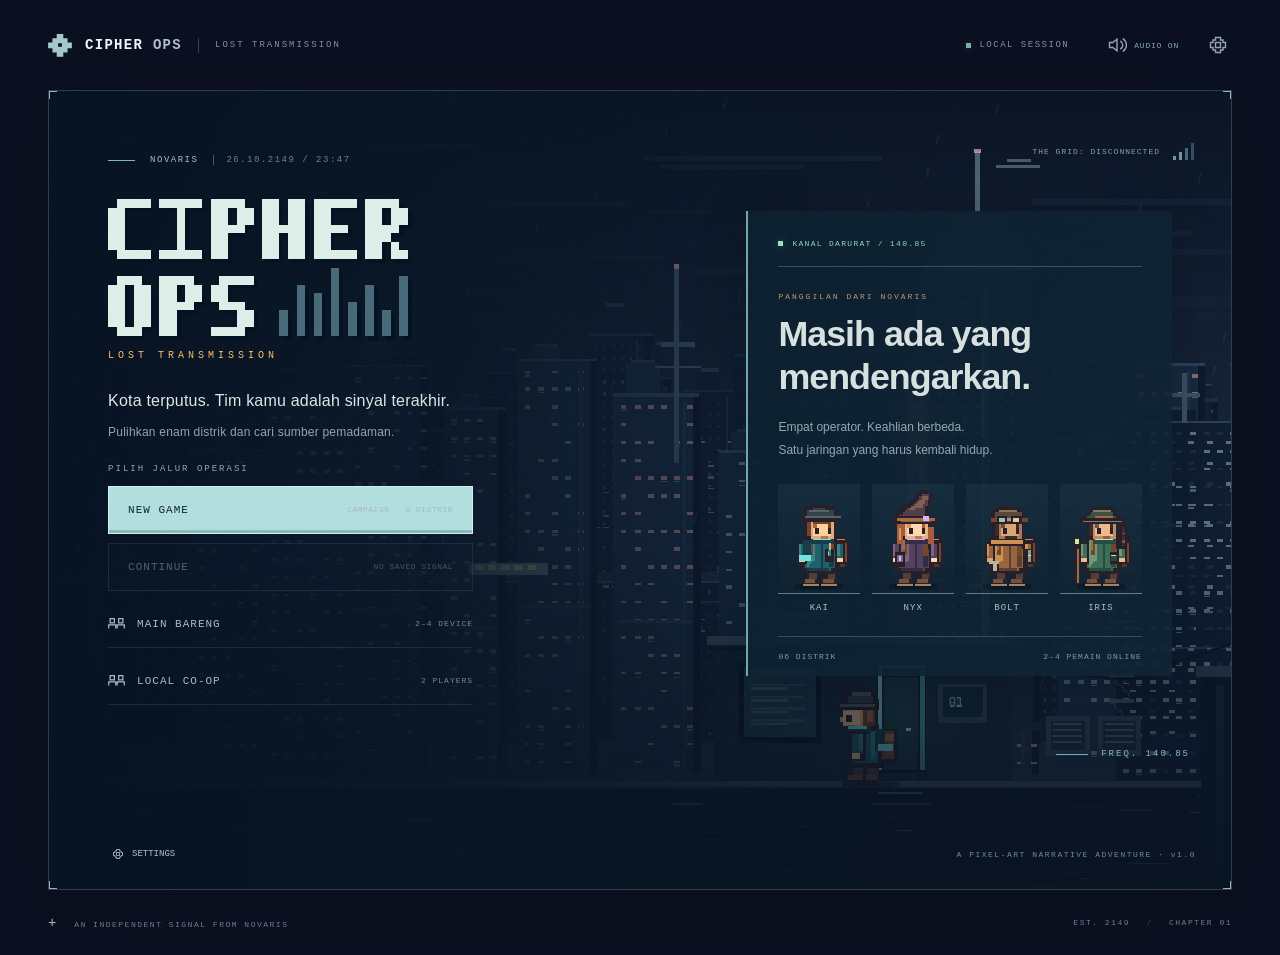
<file: index.html>
<!doctype html>
<html lang="id">
<head>
  <meta charset="UTF-8">
  <meta name="viewport" content="width=device-width, initial-scale=1">
  <meta name="theme-color" content="#0b1020">
  <meta name="description" content="Novaris, 2149. Pulihkan jaringan, pecahkan sandi, dan temukan siapa yang bersembunyi di balik NULL. Sebuah petualangan pixel-art interaktif.">
  <title>CIPHER OPS — Lost Transmission</title>
  <link rel="icon" href="assets/favicon.svg" type="image/svg+xml">
  <link rel="stylesheet" href="css/style.css">
  <link rel="stylesheet" href="css/exploration.css">
  <link rel="stylesheet" href="css/audio.css">
  <link rel="stylesheet" href="css/rooms.css">
  <link rel="stylesheet" href="css/field.css">
  <link rel="stylesheet" href="css/course.css">
  <script src="js/data.js" defer></script>
  <script src="js/course.js" defer></script>
  <script src="js/certificate.js" defer></script>
  <script src="js/characters.js" defer></script>
  <script src="js/exploration.js" defer></script>
  <script src="js/audio.js" defer></script>
  <script src="js/art.js" defer></script>
  <script src="js/field.js" defer></script>
  <script src="js/rooms.js" defer></script>
  <script src="js/game.js" defer></script>
</head>
<body>
  <div class="app-shell">
    <header class="topbar">
      <button class="brand" data-action="home" aria-label="CIPHER OPS, menu utama">
        <svg viewBox="0 0 28 28" aria-hidden="true"><path d="M11 2h6v5h5v5h5v5h-5v5h-5v5h-6v-5H6v-5H1v-5h5V7h5z" fill="currentColor"/><path d="M11 11h6v6h-6z" fill="#0b1020"/></svg>
        <span>CIPHER<span class="brand-ops"> OPS</span></span><span class="brand-divider"></span><span class="brand-sub">LOST TRANSMISSION</span>
      </button>
      <div class="top-controls"><span class="local-indicator"><i></i> LOCAL SESSION</span><button id="sound-toggle" class="icon-button" data-action="sound" aria-label="Aktifkan suara" title="Suara"></button><button class="icon-button" data-action="settings" aria-label="Settings" title="Settings"><svg viewBox="0 0 24 24" aria-hidden="true"><path d="M9 3h6v3h3v3h3v6h-3v3h-3v3H9v-3H6v-3H3V9h3V6h3zM9 9v6h6V9z"/></svg></button></div>
    </header>
    <main id="game" tabindex="-1" aria-label="CIPHER OPS game"></main>
    <footer class="shell-footer"><span><span class="tiny-cross">+</span> AN INDEPENDENT SIGNAL FROM NOVARIS</span><span>EST. 2149 <b> / </b> CHAPTER 01</span></footer>
  </div>
  <dialog id="modal" aria-labelledby="modal-title"></dialog>
  <div id="toast" class="toast" role="status" aria-live="polite"></div>
</body>
</html>
</file>
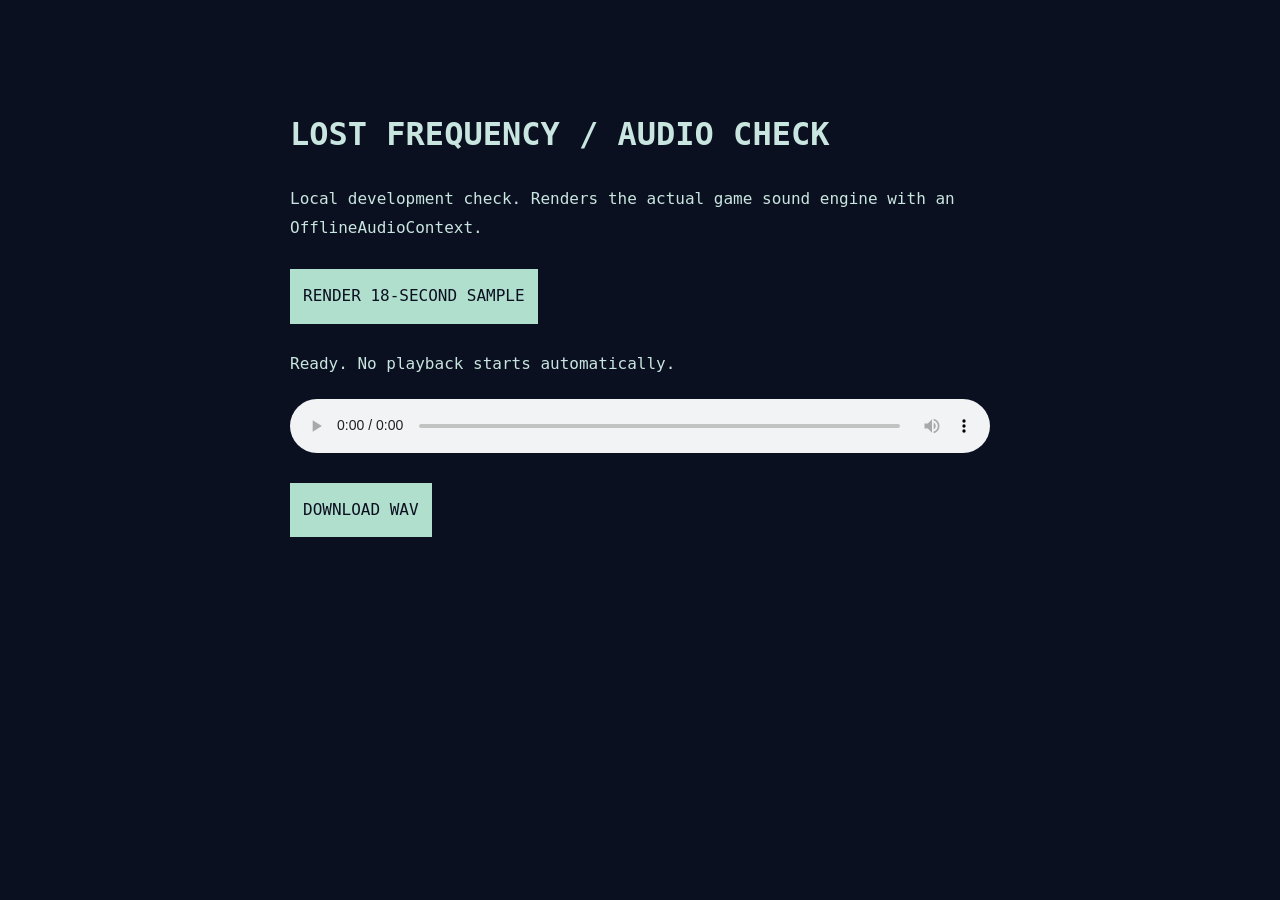
<file: tests/audio-render.html>
<!doctype html><html lang="id"><meta charset="utf-8"><meta name="viewport" content="width=device-width,initial-scale=1"><title>CIPHER OPS · Offline audio check</title>
<style>body{background:#0b1020;color:#c9e5df;font:16px monospace;max-width:700px;margin:60px auto;padding:25px;line-height:1.8}button,a{font:inherit;color:#0b1020;background:#b1dfce;border:0;padding:13px;display:inline-block;margin:10px 0}audio{display:block;width:100%;margin:20px 0}pre{white-space:pre-wrap;font-size:12px}</style>
<h1>LOST FREQUENCY / AUDIO CHECK</h1><p>Local development check. Renders the actual game sound engine with an OfflineAudioContext.</p><button id="render">RENDER 18-SECOND SAMPLE</button><p id="status" role="status">Ready. No playback starts automatically.</p><audio id="sample" controls></audio><a id="download" hidden download="cipher-ops-soundcheck.wav">DOWNLOAD WAV</a><pre id="stats"></pre>
<script src="../js/audio.js"></script><script>
document.querySelector('#render').addEventListener('click', async () => {
  const button = document.querySelector('#render'); button.disabled = true;
  try {
    document.querySelector('#status').textContent = 'Rendering original soundtrack and effects…';
    const sampleRate = 24000, length = 18, offline = new OfflineAudioContext(2, sampleRate * length, sampleRate);
    let now = 0, tick = null;
    const virtual = new Proxy(offline, { get(target, key) {
      if (key === 'currentTime') return now;
      if (key === 'state') return 'running';
      if (key === 'resume' || key === 'suspend' || key === 'close') return () => Promise.resolve();
      const value = Reflect.get(target, key, target); return typeof value === 'function' ? value.bind(target) : value;
    }, set(target, key, value) { Reflect.set(target, key, value, target); return true; } });
    const engine = CipherAudioDesign.createEngine({ createContext: () => virtual, setInterval: cb => { tick = cb; return 1; }, clearInterval: () => { tick = null; } });
    engine.configure({ sound: true }); engine.unlock();
    for (let frame = 0; frame < length * 10; frame++) {
      now = frame / 10;
      if (frame === 30) engine.setScene('hub');
      if (frame > 35 && frame < 65) engine.movement({ x: 476 + (frame - 35) * 13, y: 440, moving: true });
      if (frame === 66) engine.play('terminal');
      if (frame === 80) engine.setScene('puzzle');
      if (frame === 92) engine.play('error');
      if (frame === 110) { engine.setScene('result'); engine.play('complete'); }
      if (frame === 137) engine.play('transmission');
      if (frame === 155) { engine.setScene('ending'); engine.play('ending'); }
      tick?.();
    }
    const rendered = await offline.startRendering();
    const channels = rendered.numberOfChannels, frames = rendered.length, bytes = new ArrayBuffer(44 + frames * channels * 2), view = new DataView(bytes);
    function label(at, text) { for (let i = 0; i < text.length; i++) view.setUint8(at + i, text.charCodeAt(i)); }
    label(0, 'RIFF'); view.setUint32(4, bytes.byteLength - 8, true); label(8, 'WAVE'); label(12, 'fmt '); view.setUint32(16, 16, true); view.setUint16(20, 1, true); view.setUint16(22, channels, true); view.setUint32(24, sampleRate, true); view.setUint32(28, sampleRate * channels * 2, true); view.setUint16(32, channels * 2, true); view.setUint16(34, 16, true); label(36, 'data'); view.setUint32(40, bytes.byteLength - 44, true);
    let peak = 0, sum = 0, offset = 44;
    const data = Array.from({ length: channels }, (_, ch) => rendered.getChannelData(ch));
    for (let i = 0; i < frames; i++) for (let ch = 0; ch < channels; ch++) { const value = data[ch][i]; peak = Math.max(peak, Math.abs(value)); sum += value * value; view.setInt16(offset, Math.round(Math.max(-1, Math.min(1, value)) * 32767), true); offset += 2; }
    const url = URL.createObjectURL(new Blob([bytes], { type: 'audio/wav' })); document.querySelector('#sample').src = url;
    const link = document.querySelector('#download'); link.href = url; link.hidden = false;
    document.querySelector('#stats').textContent = JSON.stringify({ frames, sampleRate, channels, peak: Number(peak.toFixed(5)), peakDb: Number((20 * Math.log10(peak)).toFixed(2)), rms: Number(Math.sqrt(sum / (frames * channels)).toFixed(5)), finite: Number.isFinite(sum), clipped: peak >= 1 }, null, 2);
    document.querySelector('#status').textContent = 'Render complete. Rain → safehouse → steps → terminal → puzzle → restored signal.'; engine.destroy();
  } catch (error) { document.querySelector('#status').textContent = 'Render failed: ' + error.message; }
  button.disabled = false;
});
</script></html>
</file>
<file: css/style.css>
@font-face {
  font-family: LocalMono;
  src: local('Cascadia Mono'),local('Consolas');
  font-display: swap
}

:root {
  --bg: #0b1020;
  --panel: #142139;
  --line: #2b3b4e;
  --muted: #a8b4ce;
  --text: #f1f5ff;
  --cyan: #56e4ff;
  --amber: #ffbf69;
  --green: #6effa8;
  --red: #ff647c;
  --magenta: #d85cff;
  --mono: LocalMono,Consolas,'Courier New',monospace;
  --sans: 'Bahnschrift','Segoe UI',sans-serif;
  color-scheme: dark;
  font-family: var(--sans);
  background: var(--bg);
  color: var(--text)
}

* {
  box-sizing: border-box
}

body {
  margin: 0;
  min-width: 0
}

button,input,select {
  font: inherit
}

button {
  cursor: pointer
}

button:disabled {
  cursor: not-allowed
}

button,a,input,summary {
  touch-action: manipulation
}

button:focus-visible,input:focus-visible,a:focus-visible,summary:focus-visible {
  outline: 2px solid var(--amber);
  outline-offset: 5px
}

button {
  color: inherit
}

button svg {
  fill: none;
  stroke: currentColor;
  stroke-width: 1.7;
  width: 20px;
  height: 20px;
  flex-shrink: 0
}

a {
  color: var(--cyan)
}

button {
  border: 0
}

svg {
  display: block
}

h1,h2,h3,p {
  margin: 0
}

::selection {
  background: #56e4ff;
  color: #0b1020
}

[hidden] {
  display: none!important
}

.app-shell {
  max-width: 1600px;
  margin: auto;
  padding: 0 48px
}

.topbar {
  height: 90px;
  display: flex;
  align-items: center;
  justify-content: space-between;
  gap: 16px
}

.brand {
  display: flex;
  align-items: center;
  gap: 13px;
  background: none;
  padding: 0;
  font-family: var(--mono);
  font-weight: 700;
  font-size: 14px;
  letter-spacing: 1.3px;
  white-space: nowrap
}

.brand>svg {
  width: 24px;
  height: 24px;
  color: #a3c9cc;
  stroke: 0
}

.brand-ops {
  color: #afbfcd
}

.brand-divider {
  width: 1px;
  height: 15px;
  background: #364153;
  margin: 0 3px
}

.brand-sub {
  color: #8291a9;
  font-size: 9px;
  letter-spacing: 2px;
  font-weight: 400
}

.top-controls {
  display: flex;
  gap: 17px;
  align-items: center
}

.local-indicator {
  font: 9px var(--mono);
  letter-spacing: 1.5px;
  color: #8192aa;
  display: flex;
  align-items: center;
  gap: 8px;
  margin-right: 15px
}

.local-indicator i {
  width: 5px;
  height: 5px;
  background: #75b2a3;
  box-shadow: 0 0 8px #75b2a344
}

.icon-button {
  display: grid;
  place-items: center;
  width: 30px;
  height: 30px;
  background: none;
  color: #92a2ba;
  transition: color .15s
}

.icon-button:hover {
  color: var(--cyan)
}

.shell-footer {
  height: 65px;
  display: flex;
  justify-content: space-between;
  align-items: center;
  font: 8px var(--mono);
  letter-spacing: 1.5px;
  color: #708097;
  gap: 20px
}

.shell-footer b {
  color: #3c4d62;
  font-weight: 400;
  margin: 0 10px
}

.tiny-cross {
  font-size: 14px;
  margin-right: 10px;
  color: #aac1c9
}

#game {
  position: relative;
  outline: 0;
  min-height: 600px
}

.scene {
  position: relative;
  isolation: isolate;
  min-height: 700px;
  overflow: hidden;
  background: #101d30;
  border: 1px solid #2d3e50;
  box-shadow: 0 12px 55px #0002;
  animation: scene-in .35s ease-out
}

.scene::after {
  content: '';
  position: absolute;
  inset: 0;
  pointer-events: none;
  z-index: 8;
  background: repeating-linear-gradient(0deg,#00000006 0px,#00000006 1px,transparent 1px,transparent 3px);
  opacity: .45
}

.scene-canvas {
  position: absolute;
  inset: 0;
  width: 100%;
  height: 100%;
  object-fit: cover;
  image-rendering: pixelated;
  z-index: -2
}

.corner {
  position: absolute;
  z-index: 9;
  width: 9px;
  height: 9px;
  pointer-events: none
}

.corner.tl {
  top: -1px;
  left: -1px;
  border-left: 2px solid #94b7be;
  border-top: 2px solid #94b7be
}

.corner.tr {
  top: -1px;
  right: -1px;
  border-right: 2px solid #94b7be;
  border-top: 2px solid #94b7be
}

.corner.bl {
  bottom: -1px;
  left: -1px;
  border-left: 2px solid #94b7be;
  border-bottom: 2px solid #94b7be
}

.corner.br {
  bottom: -1px;
  right: -1px;
  border-right: 2px solid #94b7be;
  border-bottom: 2px solid #94b7be
}

.mono,.eyebrow {
  font-family: var(--mono)
}

.eyebrow {
  font-size: 10px;
  letter-spacing: 2px;
  line-height: 1.8;
  color: #a5bbc7
}

.eyebrow .dot {
  display: inline-block;
  width: 6px;
  height: 6px;
  background: var(--amber);
  margin-right: 9px;
  box-shadow: 0 0 12px #ffbf6930
}

.text-cyan {
  color: var(--cyan)
}

.text-amber {
  color: var(--amber)
}

.text-green {
  color: var(--green)
}

.text-muted {
  color: var(--muted)
}

.text-magenta {
  color: var(--magenta)
}

/* Title screen: a cinematic composition with actual space for the city. */
.menu-scene {
  height: min(76vw,760px);
  min-height: 680px
}

.menu-scene .scene-canvas {
  object-position: 65% center
}

.menu-vignette {
  position: absolute;
  inset: 0;
  z-index: -1;
  background: linear-gradient(90deg,#0b1426f5 0%,#0b1426e8 25%,#0b1426a6 41%,#0b142615 64%,transparent 100%),linear-gradient(0deg,#091321db,transparent 22%,transparent 90%,#09132140)
}

.menu-content {
  position: relative;
  padding: 58px 0 55px 63px;
  width: 52%;
  z-index: 2
}

.location-stamp {
  display: flex;
  gap: 15px;
  align-items: center;
  font: 9px var(--mono);
  letter-spacing: 1.5px;
  color: #adbcc9
}

.location-stamp .stamp-line {
  display: block;
  height: 1px;
  width: 27px;
  background: #82b6bc
}

.location-stamp .location-date {
  color: #6c829b;
  padding-left: 12px;
  border-left: 1px solid #465568
}

.title-logo {
  margin: 49px 0 23px;
  line-height: 1
}

.title-logo img {
  display: block;
  width: min(100%,420px);
  height: auto;
  filter: drop-shadow(4px 4px 0 #041322)
}

.title-subtitle {
  font: 12px var(--mono);
  letter-spacing: 5px;
  color: var(--amber);
  margin-top: 19px;
  line-height: 1.6;
  white-space: nowrap
}

.menu-tagline {
  font-size: 15px;
  color: #bfccd7;
  letter-spacing: .2px;
  margin: 25px 0 32px;
  line-height: 1.65
}

.menu-tagline span {
  display: block;
  color: #7f93aa;
  font-size: 12px;
  margin-top: 2px
}

.menu-actions {
  max-width: 300px;
  display: grid;
  gap: 10px
}

.button {
  min-height: 47px;
  padding: 13px 19px;
  background: #1b2b41;
  border: 1px solid #3b5266;
  display: inline-flex;
  justify-content: center;
  align-items: center;
  gap: 12px;
  font: 11px var(--mono);
  letter-spacing: 1px;
  line-height: 1.5;
  text-decoration: none;
  transition: background .15s,border-color .15s,transform .15s;
  color: #dae7ef;
  position: relative
}

.button:hover {
  background: #2b4054;
  border-color: #7ea9b5
}

.button:active {
  transform: translateY(1px)
}

.button.primary {
  background: #b3e0df;
  color: #0d2534;
  border: 1px solid #d0f2e9;
  box-shadow: inset 0 -3px #8cb9bc
}

.button.primary:hover {
  background: #d4f5eb;
  border-color: #e5fff5
}

.button.amber {
  background: #ffbf69;
  color: #332514;
  border-color: #ffe4ac;
  box-shadow: inset 0 -3px #c49150
}

.button.danger {
  color: var(--red);
  border-color: #7f3a50;
  background: #2b1c2f
}

.button.ghost {
  background: #101e31a6;
  border-color: #3e5063
}

.button:disabled {
  opacity: .36;
  box-shadow: none
}

.button.wide {
  justify-content: space-between
}

.button .keycap {
  font-size: 9px;
  line-height: 15px;
  min-width: 20px;
  text-align: center;
  border: 1px solid currentColor;
  opacity: .6
}

.button small {
  font-size: 8px;
  color: #a6b9c9;
  letter-spacing: .5px
}

.button.text-button {
  border: 0;
  background: none;
  padding: 10px 0;
  min-height: 34px;
  justify-content: flex-start;
  box-shadow: none
}

.button.text-button:hover {
  color: var(--cyan)
}

.coop-link {
  margin-top: 5px;
  display: flex;
  align-items: center;
  gap: 12px;
  font: 11px var(--mono);
  letter-spacing: 1px;
  color: #a9bbc9;
  background: none;
  padding: 10px 2px
}

.coop-link svg {
  width: 17px;
  height: 17px
}

.coop-link span {
  font-size: 8px;
  color: #75899d;
  margin-left: auto;
  letter-spacing: 1px
}

.coop-link:hover {
  color: #daf5f0
}

.menu-bottom {
  position: absolute;
  left: 63px;
  right: 35px;
  bottom: 24px;
  display: flex;
  align-items: center;
  justify-content: space-between;
  gap: 16px;
  font: 8px var(--mono);
  letter-spacing: 1.5px;
  color: #748ba0
}

.menu-bottom .settings-link {
  font: 9px var(--mono);
  color: #b1c5cf;
  background: none;
  padding: 5px 0;
  display: flex;
  gap: 8px;
  align-items: center
}

.menu-bottom .settings-link:hover {
  color: var(--cyan)
}

.menu-bottom .settings-link svg {
  width: 12px;
  height: 12px
}

.signal-widget {
  position: absolute;
  top: 52px;
  right: 37px;
  color: #86a0b2;
  font: 8px var(--mono);
  letter-spacing: 1px;
  display: flex;
  align-items: center;
  gap: 13px;
  z-index: 1
}

.signal-bars {
  display: flex;
  align-items: end;
  gap: 3px;
  height: 17px
}

.signal-bars i {
  width: 3px;
  background: #7595a2
}

.signal-bars i:nth-child(1) {
  height: 4px
}

.signal-bars i:nth-child(2) {
  height: 8px
}

.signal-bars i:nth-child(3) {
  height: 12px;
  background: #4c6578
}

.signal-bars i:nth-child(4) {
  height: 17px;
  background: #344e63
}

.frequency {
  position: absolute;
  right: 41px;
  bottom: 130px;
  font: 9px var(--mono);
  letter-spacing: 2px;
  color: #86b7c0;
  display: flex;
  align-items: center;
  gap: 13px
}

.frequency::before {
  content: '';
  width: 32px;
  height: 1px;
  background: #6aafb5
}

.world-caption {
  position: absolute;
  right: 40px;
  bottom: 68px;
  text-align: right;
  font: 9px var(--mono);
  letter-spacing: 2px;
  color: #a4bec7
}

.world-caption small {
  display: block;
  font-size: 8px;
  margin-top: 9px;
  letter-spacing: 1px;
  color: #6c8fa2
}

.distress {
  position: absolute;
  right: 190px;
  top: 41%;
  font: 8px var(--mono);
  color: #c998aa;
  letter-spacing: 1px;
  opacity: .7;
  display: flex;
  gap: 8px;
  align-items: center
}

.distress i {
  width: 4px;
  height: 4px;
  background: #d391a9
}

/* In-world navigation and dialogue. */
.scene-top {
  height: 78px;
  padding: 0 32px;
  display: flex;
  align-items: center;
  justify-content: space-between;
  position: relative;
  z-index: 3;
  border-bottom: 1px solid #48627738;
  background: #0b1727b3;
  gap: 20px
}

.scene-title {
  font: 12px var(--mono);
  letter-spacing: 2px
}

.scene-title small {
  display: block;
  font-size: 8px;
  color: #829bad;
  letter-spacing: 1.2px;
  margin-top: 7px
}

.back-button {
  background: none;
  color: #b6ccd5;
  display: inline-flex;
  align-items: center;
  gap: 9px;
  font: 10px var(--mono);
  padding: 9px 0;
  letter-spacing: 1px
}

.back-button svg {
  width: 15px;
  height: 15px
}

.back-button:hover {
  color: var(--cyan)
}

.scene-info {
  font: 9px var(--mono);
  letter-spacing: 1px;
  color: #91aebc
}

.hud-tag {
  font: 9px var(--mono);
  color: #bfdbd6;
  letter-spacing: 1px;
  display: flex;
  align-items: center;
  gap: 8px
}

.hud-tag i {
  width: 5px;
  height: 5px;
  background: var(--green)
}

.hub-scene {
  min-height: 720px
}

.hub-scene .scene-canvas {
  object-fit: fill
}

.hub-overlay {
  position: absolute;
  top: 104px;
  left: 38px;
  font-size: 12px;
  color: #bfccd6;
  line-height: 1.8;
  pointer-events: none
}

.hub-overlay .eyebrow {
  font-size: 9px;
  color: #7ba5b1
}

.hotspot {
  position: absolute;
  z-index: 2;
  background: transparent;
  border: 1px solid transparent;
  color: #d0e8eb;
  transition: background .15s,border .15s;
  padding: 0;
  display: grid;
  place-items: center
}

.hotspot:hover,.hotspot:focus-visible {
  background: #56e4ff08;
  border: 1px dashed #8acbd164;
  outline-offset: 3px
}

.hotspot .hotspot-label {
  position: absolute;
  bottom: -25px;
  white-space: nowrap;
  background: #0b1727e8;
  border: 1px solid #456379;
  font: 9px var(--mono);
  padding: 7px 11px;
  letter-spacing: 1px;
  display: flex;
  gap: 9px;
  align-items: center
}

.hotspot .hotspot-label b {
  color: var(--cyan);
  font-weight: 400
}

.hotspot::before {
  content: '+';
  position: absolute;
  top: -15px;
  right: -10px;
  background: #122c3b;
  border: 1px solid #5aa5ae;
  color: #a4e8e2;
  width: 18px;
  height: 18px;
  font: 15px var(--mono);
  text-align: center;
  line-height: 16px
}

.hotspot.terminal {
  left: 29%;
  top: 39%;
  width: 24%;
  height: 23%
}

.hotspot.map {
  left: 54%;
  top: 26%;
  width: 23%;
  height: 26%
}

.hotspot.archive {
  left: 14%;
  top: 32%;
  width: 11%;
  height: 33%
}

.hotspot.aria {
  left: 70%;
  top: 54%;
  width: 9%;
  height: 18%
}

.hub-bottom {
  position: absolute;
  bottom: 0;
  left: 0;
  right: 0;
  padding: 23px 33px;
  background: #0b1628db;
  border-top: 1px solid #344c5d;
  display: flex;
  justify-content: space-between;
  align-items: center;
  gap: 20px;
  font: 10px var(--mono);
  color: #92adbc
}

.hub-bottom .objective {
  display: flex;
  gap: 14px;
  align-items: center
}

.hub-bottom .objective>span {
  color: var(--amber);
  font-size: 8px;
  letter-spacing: 1px
}

.hub-bottom .objective p {
  color: #d0dce3
}

.hud-stats {
  display: flex;
  align-items: center;
  gap: 26px;
  font: 9px var(--mono);
  letter-spacing: .5px
}

.hud-stats b {
  color: #e3e9ef;
  font-weight: 400;
  margin-right: 6px
}

.intro-scene {
  min-height: 720px
}

.district-cutscene .dialogue {
  animation: district-dialogue-in .24s ease-out both
}

@keyframes district-dialogue-in {
  from { opacity: 0; transform: translateY(6px) }
  to { opacity: 1; transform: translateY(0) }
}

@media (prefers-reduced-motion: reduce) {
  .district-cutscene .dialogue { animation: none }
}

.intro-location {
  position: absolute;
  top: 45px;
  left: 43px
}

.skip-button {
  position: absolute;
  right: 33px;
  top: 36px;
  z-index: 3
}

.dialogue {
  position: absolute;
  left: 38px;
  right: 38px;
  bottom: 37px;
  z-index: 5;
  display: flex;
  background: #101d30f7;
  border: 1px solid #5e7c8f;
  box-shadow: 0 7px 0 #071220;
  min-height: 177px
}

.portrait {
  width: 131px;
  flex-shrink: 0;
  display: flex;
  justify-content: center;
  align-items: end;
  background: #20364b;
  border-right: 1px solid #445e73;
  overflow: hidden;
  position: relative
}

.portrait img {
  width: 115px;
  image-rendering: pixelated;
  align-self: end
}

.portrait.null-portrait {
  background: #29213e
}

.portrait::after {
  content: '';
  position: absolute;
  inset: 0;
  background: repeating-linear-gradient(0deg,transparent 0,transparent 3px,#0b102018 3px,#0b102018 4px);
  pointer-events: none
}

.dialogue-body {
  padding: 26px 30px;
  flex: 1;
  min-width: 0;
  display: flex;
  flex-direction: column
}

.dialogue-head {
  display: flex;
  align-items: center;
  gap: 14px;
  font: 11px var(--mono);
  letter-spacing: 1.8px;
  color: var(--cyan);
  margin-bottom: 14px
}

.dialogue-head small {
  color: #718fa4;
  font-size: 8px;
  letter-spacing: 1px
}

.dialogue-text {
  font-size: 16px;
  color: #d9e4eb;
  line-height: 1.8;
  max-width: 850px;
  animation: text-in .35s ease-out
}

.dialogue-footer {
  margin-top: 20px;
  display: flex;
  justify-content: space-between;
  align-items: end;
  gap: 20px
}

.dialogue-counter {
  font: 8px var(--mono);
  color: #688497;
  letter-spacing: 2px
}

.dialogue-next {
  min-width: 155px;
  min-height: 37px;
  font-size: 9px;
  padding: 9px 14px
}

.choice-actions {
  display: grid;
  gap: 9px;
  margin-top: 20px
}

.choice-actions .button {
  justify-content: flex-start;
  font-size: 10px;
  letter-spacing: 0;
  min-height: 42px
}

.field-label {
  font: 9px var(--mono);
  letter-spacing: 1px;
  display: block;
  color: #9eb6c5;
  margin-bottom: 8px
}

.text-input {
  width: 100%;
  background: #0c1829;
  border: 1px solid #476174;
  color: #eff5f5;
  min-height: 48px;
  padding: 12px 14px;
  font: 14px var(--mono);
  border-radius: 0
}

.text-input::placeholder {
  color: #566f84
}

.callsign-row {
  display: flex;
  gap: 12px;
  margin-top: 16px;
  align-items: end
}

.callsign-row>label {
  flex: 1
}

.callsign-row .button {
  flex-shrink: 0;
  height: 48px
}

.field-error {
  color: var(--red);
  font-size: 12px;
  margin-top: 8px;
  line-height: 1.5
}

/* District map. */
.map-scene {
  min-height: 720px
}

.map-scene .scene-canvas {
  object-fit: fill
}

.map-heading {
  position: absolute;
  top: 109px;
  left: 39px;
  pointer-events: none
}

.map-heading h1 {
  font: 22px var(--mono);
  letter-spacing: 1px;
  margin-bottom: 10px
}

.map-heading p {
  font-size: 12px;
  color: #90aab8
}

.map-node {
  position: absolute;
  transform: translate(-50%,-50%);
  z-index: 2;
  background: none;
  display: flex;
  flex-direction: column;
  align-items: center;
  gap: 9px;
  min-width: 110px;
  padding: 8px 3px;
  font: 10px var(--mono);
  letter-spacing: 1px
}

.node-symbol {
  width: 26px;
  height: 26px;
  border: 1px solid #536a7b;
  display: grid;
  place-items: center;
  background: #142638;
  box-shadow: 0 0 0 4px #0c1b2a;
  font-size: 9px;
  color: #8ba3b4
}

.map-node.available .node-symbol {
  color: var(--amber);
  border: 2px solid var(--amber);
  background: #463a28;
  box-shadow: 0 0 0 4px #0c1b2a,0 0 30px #ffbf6922
}

.map-node.done .node-symbol {
  color: var(--green);
  border-color: #5baa99;
  background: #1b3e3a
}

.map-node.locked {
  color: #6f8b9f;
  cursor: not-allowed
}

.map-node:hover:not(:disabled) .node-symbol {
  transform: scale(1.12)
}

.map-node.available {
  color: #ffe0b4
}

.map-node.done {
  color: #a9e5d5
}

.map-node small {
  font-size: 7px;
  color: #708fa1;
  letter-spacing: .5px
}

.map-node .node-stars {
  font-size: 9px;
  letter-spacing: 3px;
  color: #9cc2ae
}

.map-legend {
  position: absolute;
  bottom: 30px;
  left: 38px;
  display: flex;
  gap: 23px;
  font: 8px var(--mono);
  letter-spacing: 1px;
  color: #9bb2bf
}

.map-legend span {
  display: flex;
  gap: 8px;
  align-items: center
}

.map-legend i {
  height: 6px;
  width: 6px;
  background: #486174
}

.map-legend .on {
  background: var(--amber)
}

.map-legend .done {
  background: var(--green)
}

/* Briefings and puzzle computer. */
.briefing-scene .scene-canvas {
  filter: brightness(.45)
}

.briefing-wrap {
  width: min(650px,calc(100% - 60px));
  margin: 67px auto 100px;
  background: #0f1e30ed;
  border: 1px solid #486174;
  padding: 35px 38px;
  position: relative
}

.briefing-wrap h1 {
  font: 28px var(--mono);
  letter-spacing: 1px;
  margin: 18px 0 14px;
  line-height: 1.3
}

.briefing-wrap .subtitle {
  color: #c0d0d8;
  font-size: 15px;
  line-height: 1.7
}

.briefing-wrap .briefing-copy {
  margin: 27px 0;
  color: #96b0c0;
  font-size: 14px;
  line-height: 1.9;
  padding-top: 23px;
  border-top: 1px solid #30495e
}

.briefing-meta {
  display: flex;
  gap: 22px;
  align-items: center;
  margin: 24px 0 30px;
  font: 9px var(--mono);
  color: #93adbd;
  line-height: 1.8
}

.briefing-meta svg {
  width: 16px;
  height: 16px
}

.briefing-meta>span {
  display: flex;
  align-items: center;
  gap: 7px
}

.briefing-wrap .button {
  width: 100%
}

.briefing-note {
  font: 8px var(--mono);
  color: #648196;
  margin-top: 15px;
  text-align: center;
  line-height: 1.7
}

.puzzle-scene {
  min-height: 750px;
  background: #0c1728
}

.puzzle-layout {
  position: relative;
  max-width: 1090px;
  margin: 30px auto 90px;
  padding: 0 30px;
  display: grid;
  grid-template-columns: 235px 1fr;
  gap: 28px
}

.operator-panel {
  padding-top: 13px
}

.operator-portrait {
  width: 86px;
  height: 88px;
  border: 1px solid #426071;
  background: #1a3043;
  margin-bottom: 19px;
  overflow: hidden
}

.operator-portrait img {
  image-rendering: pixelated;
  width: 86px;
  height: 96px
}

.operator-panel .operator-name {
  font: 11px var(--mono);
  letter-spacing: 2px;
  color: var(--cyan);
  margin-bottom: 6px
}

.operator-panel .operator-status {
  font: 8px var(--mono);
  color: #6f9daa;
  letter-spacing: 1px
}

.operator-quote {
  font-size: 13px;
  line-height: 1.9;
  color: #a8bdc9;
  margin: 21px 0 26px
}

.mapping-card {
  border-top: 1px solid #304659;
  padding-top: 21px
}

.mapping-card .eyebrow {
  font-size: 8px;
  color: #718fa2;
  letter-spacing: 1.3px
}

.alphabet {
  font: 10px var(--mono);
  line-height: 2;
  color: #8ca8b9;
  display: grid;
  grid-template-columns: repeat(5,1fr);
  margin-top: 10px;
  gap: 1px
}

.alphabet span {
  white-space: nowrap
}

.mapping-foot {
  font: 9px var(--mono);
  color: #66879a;
  margin-top: 10px
}

.terminal-window {
  border: 1px solid #425f73;
  background: #0b1b2bd9;
  position: relative;
  min-width: 0;
  box-shadow: 5px 5px 0 #080e19
}

.terminal-chrome {
  padding: 12px 17px;
  border-bottom: 1px solid #2f4b60;
  background: #192c40;
  display: flex;
  justify-content: space-between;
  align-items: center;
  font: 8px var(--mono);
  letter-spacing: 1px;
  color: #95b6c5
}

.terminal-leds {
  display: flex;
  gap: 5px
}

.terminal-leds i {
  width: 4px;
  height: 4px;
  background: #47677c
}

.terminal-leds i:first-child {
  background: #94cdbf
}

.terminal-content {
  padding: 26px 29px 29px
}

.terminal-content h1 {
  font: 21px var(--mono);
  line-height: 1.4;
  margin: 9px 0 12px;
  letter-spacing: .3px
}

.objective-copy {
  font-size: 13px;
  color: #9db8c8;
  line-height: 1.8;
  margin-bottom: 24px
}

.function-strip {
  border-left: 2px solid #69c2c6;
  background: #18334677;
  padding: 15px 18px;
  font: 18px var(--mono);
  letter-spacing: .3px;
  color: #b2e1e3;
  line-height: 1.8;
  margin: 23px 0
}

.function-strip small {
  display: block;
  font: 11px var(--mono);
  color: #779eae;
  line-height: 1.8;
  margin-top: 5px
}

.transmission-label {
  font: 8px var(--mono);
  letter-spacing: 1.5px;
  color: #6b94a7;
  margin: 23px 0 11px
}

.plaintext {
  font: 32px var(--mono);
  letter-spacing: 16px;
  color: #eff9f5;
  line-height: 1.6
}

.ciphertext {
  font: clamp(16px,2.1vw,23px) var(--mono);
  letter-spacing: 3px;
  line-height: 1.8;
  color: #e5d3a8;
  overflow-wrap: anywhere;
  margin-bottom: 15px
}

.answer-row {
  display: flex;
  gap: 13px;
  flex-wrap: wrap;
  margin: 10px 0 22px
}

.number-field {
  display: flex;
  flex-direction: column;
  gap: 8px;
  width: 91px;
  font: 10px var(--mono);
  color: #769daf
}

.number-field span {
  color: #8fb7c2
}

.number-field input {
  text-align: center;
  letter-spacing: 1px;
  font-size: 19px;
  height: 57px;
  width: 100%;
  -moz-appearance: textfield
}

.number-field input::-webkit-inner-spin-button {
  appearance: none
}

.decode-input {
  font: 23px var(--mono);
  letter-spacing: 8px;
  text-transform: uppercase;
  max-width: 340px;
  margin: 3px 0 16px
}

.options {
  display: grid;
  grid-template-columns: 1fr 1fr;
  gap: 10px;
  margin: 16px 0 22px
}

.option {
  position: relative;
  cursor: pointer;
  min-width: 0
}

.option input {
  position: absolute;
  opacity: 0;
  width: 1px;
  height: 1px
}

.option-content {
  display: flex;
  align-items: center;
  gap: 12px;
  padding: 14px 13px;
  border: 1px solid #314e62;
  background: #12263a;
  font: 12px var(--mono);
  line-height: 1.6;
  transition: border .15s,background .15s;
  min-height: 51px
}

.option .option-key {
  font-size: 8px;
  color: #7093a6;
  min-width: 12px
}

.option input:checked+.option-content {
  border-color: #9edcdb;
  background: #1e424f;
  color: #d6f3ef;
  box-shadow: inset 3px 0 #9edcdb
}

.option input:focus-visible+.option-content {
  outline: 2px solid var(--amber);
  outline-offset: 3px
}

.option:hover .option-content {
  border-color: #729eac
}

.repair-options {
  grid-template-columns: 1fr
}

.repair-options .option-content {
  font-size: 12px;
  justify-content: space-between;
  padding: 10px 14px;
  min-height: 40px
}

.repair-options .option-key {
  font-size: 11px;
  color: var(--amber)
}

.repair-value {
  display: flex;
  gap: 12px;
  align-items: center;
  font: 10px var(--mono);
  color: #a5bbc7;
  margin: 16px 0
}

.repair-value input {
  max-width: 110px;
  font-size: 19px;
  text-align: center
}

.terminal-actions {
  display: flex;
  gap: 12px;
  align-items: center;
  margin-top: 20px;
  flex-wrap: wrap
}

.terminal-actions .button.primary {
  flex: 1
}

.terminal-actions .hint-button {
  font-size: 9px;
  min-width: 130px
}

.feedback {
  font-size: 12px;
  line-height: 1.8;
  min-height: 20px;
  color: #87b8c2;
  margin: 8px 0
}

.feedback.error {
  color: #ff91a1
}

.feedback.success {
  color: #8ae6b9
}

.hint-message {
  padding: 14px 16px;
  background: #3b322555;
  border: 1px solid #88704d;
  color: #d6be96;
  font-size: 12px;
  line-height: 1.8;
  margin-top: 18px
}

.hint-message small {
  display: block;
  font: 8px var(--mono);
  color: #a68d6c;
  margin-bottom: 6px
}

.mission-hud {
  display: flex;
  align-items: center;
  gap: 25px
}

.hearts {
  display: flex;
  gap: 7px;
  color: #e38a9b
}

.heart {
  width: 17px;
  height: 17px;
  fill: currentColor;
  stroke: 0
}

.heart.lost {
  color: #354557
}

.hud-score {
  font: 10px var(--mono);
  color: #bdd5dc
}

.hud-score small {
  font-size: 7px;
  display: block;
  color: #648899;
  letter-spacing: 1px;
  margin-bottom: 4px
}

.stage-indicators {
  display: flex;
  gap: 5px;
  align-items: center;
  font: 8px var(--mono);
  color: #7395aa;
  letter-spacing: 1px
}

.stage-indicators i {
  width: 24px;
  height: 3px;
  background: #294657
}

.stage-indicators i.active {
  background: #95d8d3
}

.puzzle-footer {
  position: absolute;
  bottom: 0;
  left: 0;
  right: 0;
  border-top: 1px solid #2e4659;
  padding: 18px 31px;
  display: flex;
  justify-content: space-between;
  gap: 15px;
  font: 8px var(--mono);
  letter-spacing: 1px;
  color: #618194
}

.puzzle-footer .learning-label {
  color: #90a8b7
}

.glitch {
  animation: glitch .3s steps(2)
}

/* Results and archive. */
.result-scene {
  min-height: 740px
}

.result-scene .scene-canvas {
  filter: brightness(.45)
}

.result-wrap {
  position: relative;
  width: min(700px,calc(100% - 50px));
  margin: 55px auto 90px;
  text-align: center;
  background: #0c1a2be8;
  border: 1px solid #3b626e;
  padding: 35px 38px
}

.result-icon {
  display: flex;
  justify-content: center;
  margin-bottom: 18px;
  color: var(--green)
}

.result-icon svg {
  width: 39px;
  height: 39px;
  fill: none;
  stroke: currentColor;
  stroke-width: 2
}

.result-wrap h1 {
  font: 29px var(--mono);
  line-height: 1.4;
  letter-spacing: 2px;
  margin: 12px 0
}

.result-wrap .mission-name {
  font: 10px var(--mono);
  color: #a1bbc8;
  letter-spacing: 2px
}

.stars {
  font: 29px var(--mono);
  letter-spacing: 12px;
  color: var(--amber);
  margin: 20px 0 15px
}

.stars .empty {
  color: #3b4c5c
}

.result-stats {
  display: grid;
  grid-template-columns: repeat(4,1fr);
  border-top: 1px solid #2e4b5d;
  border-bottom: 1px solid #2e4b5d;
  margin: 25px 0
}

.result-stats>div {
  padding: 20px 8px
}

.result-stats>div+div {
  border-left: 1px solid #2e4b5d
}

.result-stats b {
  display: block;
  font: 23px var(--mono);
  color: #d7eae8;
  margin-bottom: 10px
}

.result-stats span {
  font: 7px var(--mono);
  letter-spacing: 1px;
  color: #7599ac
}

.result-story {
  font-size: 13px;
  line-height: 1.9;
  color: #bbced6;
  margin: 24px 0;
  text-align: left
}

.math-explanation {
  border-left: 2px solid #537f8e;
  padding: 3px 0 3px 16px;
  text-align: left;
  font-size: 12px;
  color: #87a6b8;
  line-height: 1.8;
  margin: 23px 0
}

.math-explanation strong {
  display: block;
  font: 8px var(--mono);
  letter-spacing: 1px;
  color: #a9c4cf;
  margin-bottom: 6px
}

.result-actions {
  display: flex;
  flex-wrap: wrap;
  gap: 10px;
  margin-top: 25px
}

.result-actions .primary {
  width: 100%
}

.result-actions .ghost {
  flex: 1
}

.rating-note {
  font: 8px var(--mono);
  line-height: 1.9;
  color: #7290a4;
  margin-top: 20px
}

.archive-wrap {
  max-width: 900px;
  margin: 35px auto 70px;
  padding: 0 30px
}

.archive-header {
  margin-bottom: 27px
}

.archive-header h1 {
  font: 25px var(--mono);
  margin: 12px 0
}

.archive-header p {
  color: #97b1bf;
  font-size: 13px;
  line-height: 1.8
}

.archive-entry {
  border-bottom: 1px solid #2b4658;
  background: #10223766;
  margin-top: 9px
}

.archive-entry summary {
  cursor: pointer;
  padding: 19px 20px;
  display: flex;
  justify-content: space-between;
  align-items: center;
  gap: 18px;
  list-style: none;
  font: 11px var(--mono);
  color: #b6d3db;
  line-height: 1.7
}

.archive-entry summary::after {
  content: '+';
  font-size: 18px;
  color: #658b9e
}

.archive-entry[open] summary::after {
  content: '−'
}

.archive-entry .entry-body {
  padding: 0 20px 23px;
  font-size: 14px;
  line-height: 1.9;
  color: #99b4c4
}

.archive-entry .entry-sender {
  font: 8px var(--mono);
  letter-spacing: 1.5px;
  color: var(--amber);
  margin-bottom: 10px
}

.archive-empty {
  padding: 45px 0;
  text-align: center;
  color: #7b9bae;
  font-size: 14px;
  line-height: 1.8
}

/* Modal, settings, coop. */
dialog {
  background: #102035;
  color: var(--text);
  border: 1px solid #55788b;
  padding: 0;
  width: min(520px,calc(100% - 30px));
  max-height: 90vh;
  box-shadow: 8px 8px #06111f;
  overflow: auto
}

dialog::backdrop {
  background: #030b17b8;
  backdrop-filter: blur(4px)
}

.modal-header {
  padding: 21px 25px;
  border-bottom: 1px solid #334b60;
  display: flex;
  align-items: center;
  justify-content: space-between;
  gap: 15px
}

.modal-header h2 {
  font: 13px var(--mono);
  letter-spacing: 2px
}

.modal-content {
  padding: 25px
}

.modal-copy {
  font-size: 14px;
  line-height: 1.8;
  color: #a8c0ce;
  margin-bottom: 23px
}

.setting-row {
  padding: 17px 0;
  border-bottom: 1px solid #2d4358;
  display: flex;
  justify-content: space-between;
  align-items: center;
  gap: 25px;
  font-size: 13px
}

.setting-row small {
  display: block;
  color: #7896a9;
  font-size: 11px;
  line-height: 1.8;
  margin-top: 6px
}

.toggle {
  display: inline-flex;
  align-items: center;
  cursor: pointer
}

.toggle input {
  appearance: none;
  width: 38px;
  height: 21px;
  margin: 0;
  background: #21384c;
  border: 1px solid #587486;
  position: relative;
  border-radius: 0;
  cursor: pointer
}

.toggle input::before {
  content: '';
  position: absolute;
  left: 3px;
  top: 3px;
  background: #7391a3;
  width: 13px;
  height: 13px;
  transition: transform .15s
}

.toggle input:checked {
  border-color: #a7d4cc;
  background: #284d51
}

.toggle input:checked::before {
  transform: translateX(17px);
  background: #b1e5d8
}

.settings-footer {
  margin-top: 24px;
  display: flex;
  justify-content: space-between;
  align-items: center;
  gap: 12px
}

.settings-footer .button {
  font-size: 9px
}

.settings-info {
  font: 8px var(--mono);
  color: #6e8c9e;
  line-height: 1.8;
  letter-spacing: .3px;
  margin-top: 22px
}

.modal-actions {
  display: flex;
  gap: 12px
}

.modal-actions>* {
  flex: 1
}

.coop-setup {
  max-width: 570px;
  margin: 60px auto 100px;
  background: #0c1d30ed;
  border: 1px solid #48677a;
  padding: 34px
}

.coop-setup h1 {
  font: 27px var(--mono);
  line-height: 1.5;
  margin: 15px 0
}

.coop-setup>p {
  color: #a4beca;
  font-size: 14px;
  line-height: 1.8
}

.coop-fields {
  display: grid;
  grid-template-columns: 1fr 1fr;
  gap: 18px;
  margin: 28px 0
}

.coop-role {
  font: 8px var(--mono);
  color: var(--amber);
  display: block;
  margin-bottom: 11px;
  letter-spacing: 1px
}

.coop-role.receiver {
  color: #c79be2
}

.coop-setup>.button {
  width: 100%
}

.handoff-wrap {
  width: min(580px,calc(100% - 50px));
  margin: 95px auto 100px;
  text-align: center
}

.handoff-wrap h1 {
  font: 32px var(--mono);
  line-height: 1.5;
  margin: 22px 0
}

.handoff-wrap p {
  color: #9eb7c6;
  line-height: 1.9;
  font-size: 14px;
  margin-bottom: 27px
}

.handoff-icon {
  font: 44px var(--mono);
  color: #bfa3d4;
  letter-spacing: 12px;
  margin-bottom: 28px
}

.transmission-animation {
  display: flex;
  gap: 35px;
  align-items: center;
  justify-content: center;
  margin: 65px 0;
  color: #89d9d9;
  font: 28px var(--mono)
}

.transmission-animation .packet {
  font-size: 16px;
  animation: packet 1s steps(6) infinite
}

.ending-wrap {
  position: absolute;
  top: 12%;
  left: 7%;
  max-width: 570px;
  width: 85%;
  z-index: 2
}

.ending-wrap h1 {
  font: clamp(32px,5vw,55px) var(--mono);
  line-height: 1.3;
  margin: 25px 0;
  color: #d5f4e8;
  letter-spacing: 1px
}

.ending-wrap>p {
  font-size: 15px;
  color: #b4ced3;
  line-height: 1.9;
  max-width: 450px
}

.ending-stats {
  display: flex;
  gap: 34px;
  margin: 30px 0;
  font: 10px var(--mono);
  color: #93b4b8
}

.ending-stats b {
  display: block;
  font-size: 24px;
  color: #c0e1d8;
  margin-bottom: 7px
}

.ending-actions {
  display: flex;
  gap: 12px;
  flex-wrap: wrap
}

.finale-scene {
  --finale-frame-height: clamp(290px, 46vw, 550px);
  min-height: 0;
  background: #070b12;
  animation: none
}

.finale-scene .scene-canvas {
  top: 20px;
  bottom: auto;
  height: var(--finale-frame-height)
}

.finale-picture {
  position: relative;
  height: var(--finale-frame-height);
  margin-top: 20px;
  background: linear-gradient(180deg, #070b12a6 0, transparent 34%, transparent 85%, #070b1290);
  border-bottom: 1px solid #283b49
}

.finale-location {
  position: absolute;
  top: 15px;
  left: clamp(16px, 4vw, 42px);
  right: clamp(16px, 4vw, 42px);
  font: 11px/1.5 var(--mono);
  letter-spacing: .12em;
  color: #d5e8ed
}

.finale-dialogue {
  display: flex;
  align-items: flex-end;
  justify-content: space-between;
  gap: 20px;
  padding: clamp(22px, 4vw, 44px)
}

.finale-caption { max-width: 64ch }
.finale-caption .eyebrow { color: #8ab9b9 }
.finale-line { margin-top: 10px; font-size: clamp(17px, 2.2vw, 22px); line-height: 1.55; color: #e7eff0 }
.finale-detail { margin-top: 9px; font-size: 13px; line-height: 1.55; color: #9aafb8 }
.finale-dialogue .button { flex-shrink: 0 }

.finale-blackout { background: #030408 }
.finale-blackout .scene-canvas { display: none }
.finale-blackout .finale-picture { background: none }
.finale-blackout .finale-location {
  top: 48%;
  color: #82909d;
  text-align: center
}

.finale-blackout .finale-detail { color: #bfa1d1 }

@media (max-width: 620px) {
  .finale-dialogue { flex-direction: column; align-items: stretch }
  .finale-dialogue .button { align-self: flex-end }
}

.menu-scene.campaign-ending {
  height: auto;
  padding-bottom: 0
}

.campaign-ending .ending-wrap {
  position: relative;
  top: auto;
  left: auto;
  margin: 0 7%;
  padding: clamp(44px, 7vw, 96px) 0 42px
}


.toast {
  position: fixed;
  bottom: 28px;
  left: 50%;
  transform: translate(-50%,15px);
  z-index: 100;
  background: #173346;
  border: 1px solid #658f9e;
  color: #d7eceb;
  box-shadow: 4px 4px #081423;
  padding: 14px 22px;
  max-width: calc(100% - 30px);
  font: 11px var(--mono);
  line-height: 1.7;
  opacity: 0;
  pointer-events: none;
  transition: .2s
}

.toast.visible {
  opacity: 1;
  transform: translate(-50%,0)
}

.sr-only {
  position: absolute!important;
  width: 1px;
  height: 1px;
  padding: 0;
  overflow: hidden;
  clip: rect(0,0,0,0);
  white-space: nowrap;
  border: 0
}

@keyframes scene-in {
  from {
    opacity: .4;
    transform: translateY(3px)
  }
  to {
    opacity: 1;
    transform: none
  }
}

@keyframes text-in {
  from {
    opacity: 0;
    transform: translateY(3px)
  }
  to {
    opacity: 1;
    transform: none
  }
}

@keyframes glitch {
  0%,100% {
    transform: none
  }
  25% {
    transform: translateX(-3px);
    filter: hue-rotate(25deg)
  }
  75% {
    transform: translateX(3px)
  }
}

@keyframes packet {
  from {
    transform: translateX(-15px);
    opacity: .1
  }
  to {
    transform: translateX(15px);
    opacity: 1
  }
}

@media(min-width:1600px) {
  .menu-scene {
    height: 790px
  }
  .menu-content {
    padding-top: 68px
  }
  .title-logo {
    margin-top: 65px
  }
  .title-logo img {
    width: 450px
  }
  .menu-tagline {
    margin-top: 30px;
    margin-bottom: 35px
  }
  .menu-bottom {
    bottom: 30px
  }
}

@media(max-width:1150px) {
  .app-shell {
    padding: 0 28px
  }
  .topbar {
    height: 78px
  }
  .menu-content {
    padding-left: 42px;
    width: 56%
  }
  .menu-bottom {
    left: 42px
  }
  .menu-scene {
    min-height: 670px
  }
  .title-logo img {
    width: 350px
  }
  .title-subtitle {
    font-size: 10px;
    letter-spacing: 4px
  }
  .frequency {
    right: 25px
  }
  .distress {
    right: 110px
  }
  .puzzle-layout {
    grid-template-columns: 190px 1fr;
    gap: 23px
  }
  .scene-top {
    padding: 0 24px
  }
  .terminal-content {
    padding: 22px
  }
  .operator-quote {
    font-size: 12px
  }
  .hub-bottom {
    padding: 20px 24px
  }
  .hud-stats {
    gap: 15px
  }
  .hotspot .hotspot-label {
    font-size: 8px;
    padding: 6px 8px
  }
  .hub-scene {
    min-height: 650px
  }
}

@media(max-width:800px) {
  .app-shell {
    padding: 0 18px
  }
  .topbar {
    height: 70px
  }
  .brand-sub,.brand-divider,.local-indicator {
    display: none
  }
  .top-controls {
    gap: 10px
  }
  .brand {
    font-size: 12px;
    gap: 10px
  }
  .brand>svg {
    width: 20px
  }
  .shell-footer {
    height: 58px;
    font-size: 7px;
    letter-spacing: .6px
  }
  .shell-footer>span:last-child {
    font-size: 6px
  }
  .scene {
    min-height: 650px
  }
  .menu-scene {
    min-height: 720px;
    height: calc(100svh - 130px);
    max-height: 850px
  }
  .menu-scene .scene-canvas {
    object-position: 70% center
  }
  .menu-vignette {
    background: linear-gradient(90deg,#0b1426ec,#0b1426ba 40%,#0b142638 90%),linear-gradient(0deg,#091321ed,transparent 50%)
  }
  .menu-content {
    padding: 44px 28px 75px;
    width: 78%;
    max-width: 500px
  }
  .location-stamp {
    font-size: 8px;
    gap: 10px
  }
  .title-logo {
    margin-top: 53px
  }
  .title-logo img {
    width: 330px
  }
  .title-subtitle {
    letter-spacing: 3px;
    font-size: 10px
  }
  .menu-tagline {
    font-size: 14px;
    margin-bottom: 28px
  }
  .menu-tagline span {
    font-size: 11px
  }
  .menu-actions {
    max-width: 280px
  }
  .signal-widget {
    right: 24px;
    top: 34px;
    font-size: 7px
  }
  .signal-widget>span {
    display: none
  }
  .menu-bottom {
    left: 28px;
    right: 24px;
    bottom: 22px
  }
  .menu-bottom>span {
    font-size: 7px;
    max-width: 150px;
    line-height: 1.8
  }
  .frequency,.distress {
    display: none
  }
  .world-caption {
    right: 24px;
    bottom: 124px;
    font-size: 7px
  }
  .world-caption small {
    font-size: 6px
  }
  .scene-top {
    height: 70px;
    padding: 0 20px;
    gap: 12px
  }
  .scene-title {
    font-size: 10px;
    letter-spacing: 1px
  }
  .scene-title small {
    font-size: 7px
  }
  .scene-info {
    font-size: 8px
  }
  .hud-tag {
    font-size: 8px
  }
  .hub-scene {
    min-height: 700px
  }
  .hub-scene .scene-canvas {
    object-fit: cover;
    object-position: center
  }
  .hub-overlay {
    left: 24px;
    top: 94px;
    font-size: 11px
  }
  .hotspot.terminal {
    left: 27%;
    top: 40%;
    width: 27%;
    height: 23%
  }
  .hotspot.map {
    left: 54%;
    top: 26%;
    width: 25%;
    height: 26%
  }
  .hotspot.archive {
    left: 9%;
    top: 32%;
    width: 14%;
    height: 33%
  }
  .hotspot.aria {
    left: 71%;
    top: 54%;
    width: 12%;
    height: 19%
  }
  .hotspot .hotspot-label {
    bottom: -29px;
    font-size: 7px;
    letter-spacing: .2px;
    padding: 8px
  }
  .hotspot-label b {
    display: none
  }
  .hub-bottom {
    padding: 19px 20px;
    align-items: start;
    flex-direction: column;
    gap: 14px
  }
  .hub-bottom .objective {
    font-size: 9px;
    gap: 9px
  }
  .hud-stats {
    font-size: 8px
  }
  .dialogue {
    left: 20px;
    right: 20px;
    bottom: 25px
  }
  .portrait {
    width: 85px
  }
  .portrait img {
    width: 90px
  }
  .dialogue-body {
    padding: 21px
  }
  .dialogue-text {
    font-size: 14px;
    line-height: 1.8
  }
  .dialogue-head {
    font-size: 10px;
    flex-wrap: wrap;
    gap: 8px
  }
  .dialogue-head small {
    font-size: 7px
  }
  .dialogue-footer {
    gap: 10px
  }
  .dialogue-next {
    min-width: 110px;
    font-size: 8px
  }
  .intro-location {
    left: 25px;
    top: 30px;
    max-width: 60%
  }
  .intro-location .eyebrow {
    font-size: 8px
  }
  .skip-button {
    right: 22px;
    top: 25px;
    font-size: 8px
  }
  .map-heading {
    top: 99px;
    left: 25px
  }
  .map-heading h1 {
    font-size: 19px
  }
  .map-heading p {
    font-size: 11px;
    max-width: 250px;
    line-height: 1.7
  }
  .map-node {
    font-size: 8px;
    min-width: 80px;
    letter-spacing: .2px;
    gap: 8px
  }
  .node-symbol {
    width: 23px;
    height: 23px;
    font-size: 8px
  }
  .map-node small {
    font-size: 6px
  }
  .map-legend {
    left: 25px;
    font-size: 7px;
    gap: 14px
  }
  .briefing-wrap {
    margin-top: 45px;
    padding: 27px
  }
  .briefing-wrap h1 {
    font-size: 24px
  }
  .briefing-wrap .subtitle {
    font-size: 14px
  }
  .puzzle-scene {
    min-height: 760px
  }
  .puzzle-layout {
    grid-template-columns: 1fr;
    margin-top: 25px;
    max-width: 650px;
    padding: 0 20px;
    margin-bottom: 86px
  }
  .operator-panel {
    display: none
  }
  .terminal-content h1 {
    font-size: 20px
  }
  .mission-hud {
    gap: 13px
  }
  .hud-score {
    font-size: 9px
  }
  .heart {
    width: 14px;
    height: 14px
  }
  .hearts {
    gap: 4px
  }
  .puzzle-footer {
    padding: 17px 20px;
    font-size: 7px
  }
  .puzzle-footer>span:last-child {
    display: none
  }
  .function-strip {
    font-size: 17px
  }
  .result-wrap {
    padding: 28px;
    margin: 35px auto 70px
  }
  .result-wrap h1 {
    font-size: 24px
  }
  .result-story {
    font-size: 12px
  }
  .coop-setup {
    width: calc(100% - 40px);
    margin: 45px auto 80px;
    padding: 27px
  }
  .coop-setup h1 {
    font-size: 24px
  }
  .ending-wrap {
    top: 12%;
    left: 7%;
    width: 86%
  }
  .ending-wrap>p {
    font-size: 14px;
    max-width: 380px
  }
  .ending-stats {
    gap: 25px
  }
  .ending-actions .button {
    font-size: 9px
  }
}

@media(max-width:480px) {
  .app-shell {
    padding: 0 10px
  }
  .topbar {
    height: 61px;
    padding: 0 7px
  }
  .brand {
    font-size: 10px;
    letter-spacing: 1px
  }
  .top-controls {
    gap: 6px
  }
  .icon-button {
    width: 26px
  }
  .icon-button svg {
    width: 17px
  }
  .shell-footer {
    height: 49px;
    padding: 0 5px;
    font-size: 6px
  }
  .shell-footer>span:last-child {
    display: none
  }
  .menu-scene {
    min-height: 700px;
    height: calc(100svh - 110px)
  }
  .menu-content {
    padding: 38px 22px 80px;
    width: 100%
  }
  .menu-vignette {
    background: linear-gradient(90deg,#0b1426ed,#0b1426a6 75%,#0b142670),linear-gradient(0deg,#091321,transparent 70%)
  }
  .title-logo {
    margin-top: 48px
  }
  .title-logo img {
    width: 300px;
    max-width: 100%
  }
  .title-subtitle {
    font-size: 9px;
    letter-spacing: 3.2px
  }
  .menu-tagline {
    font-size: 13px;
    margin-top: 23px;
    margin-bottom: 27px
  }
  .menu-tagline span {
    font-size: 10px
  }
  .menu-actions {
    max-width: 275px
  }
  .menu-bottom {
    left: 22px;
    right: 22px
  }
  .world-caption {
    bottom: 90px;
    right: 22px;
    opacity: .75
  }
  .location-stamp .location-date {
    font-size: 7px;
    padding-left: 8px
  }
  .signal-widget {
    top: 37px;
    right: 20px
  }
  .scene-top {
    padding: 0 15px
  }
  .scene-top .scene-info {
    display: none
  }
  .scene-top .back-button {
    font-size: 8px
  }
  .scene-title {
    font-size: 9px
  }
  .scene-title small {
    font-size: 6px
  }
  .hud-tag {
    font-size: 7px
  }
  .hub-scene {
    min-height: 680px
  }
  .hub-scene .scene-canvas {
    object-fit: fill
  }
  .hub-overlay {
    left: 18px;
    font-size: 10px;
    top: 94px
  }
  .hub-overlay .eyebrow {
    font-size: 7px
  }
  .hotspot .hotspot-label {
    white-space: normal;
    text-align: center;
    width: 80px;
    justify-content: center;
    font-size: 7px;
    line-height: 1.5;
    padding: 6px;
    min-height: 30px
  }
  .hotspot.archive .hotspot-label {
    width: 65px
  }
  .hub-bottom {
    padding: 17px 16px
  }
  .hub-bottom .objective {
    align-items: start;
    flex-direction: column;
    gap: 7px;
    font-size: 9px;
    line-height: 1.6
  }
  .hub-bottom .objective>span {
    font-size: 7px
  }
  .hud-stats {
    gap: 18px;
    font-size: 7px
  }
  .dialogue {
    left: 13px;
    right: 13px;
    bottom: 21px
  }
  .portrait {
    width: 62px;
    align-items: start
  }
  .portrait img {
    width: 80px;
    position: sticky;
    top: 0;
    margin-top: 15px
  }
  .dialogue-body {
    padding: 20px 16px
  }
  .dialogue-head {
    font-size: 9px;
    margin-bottom: 12px
  }
  .dialogue-head small {
    font-size: 6px;
    line-height: 1.8
  }
  .dialogue-text {
    font-size: 13px
  }
  .dialogue-next {
    min-width: 94px
  }
  .dialogue-counter {
    font-size: 7px;
    letter-spacing: .5px
  }
  .dialogue-footer {
    margin-top: 19px
  }
  .callsign-row {
    flex-direction: column;
    align-items: stretch
  }
  .callsign-row .button {
    height: 42px;
    min-height: 42px
  }
  .choice-actions .button {
    font-size: 9px;
    padding: 10px;
    line-height: 1.8
  }
  .intro-location {
    left: 20px;
    top: 29px;
    max-width: 57%
  }
  .intro-location .eyebrow {
    font-size: 7px
  }
  .map-heading {
    top: 97px;
    left: 20px
  }
  .map-heading h1 {
    font-size: 18px
  }
  .map-heading p {
    font-size: 10px;
    max-width: 200px
  }
  .map-node {
    font-size: 7px;
    min-width: 69px
  }
  .map-node small {
    max-width: 75px;
    font-size: 5px;
    letter-spacing: 0
  }
  .map-node .node-stars {
    font-size: 7px;
    letter-spacing: 2px
  }
  .map-legend {
    left: 20px;
    gap: 11px;
    font-size: 6px
  }
  .map-scene .scene-canvas {
    opacity: .85
  }
  .briefing-wrap {
    width: calc(100% - 32px);
    padding: 25px 21px;
    margin-top: 34px
  }
  .briefing-wrap h1 {
    font-size: 23px
  }
  .briefing-wrap .briefing-copy {
    font-size: 13px;
    margin: 22px 0
  }
  .briefing-meta {
    font-size: 8px;
    gap: 16px
  }
  .terminal-content {
    padding: 20px 18px
  }
  .puzzle-layout {
    padding: 0 13px;
    margin-top: 20px
  }
  .terminal-chrome {
    padding: 12px;
    font-size: 6px
  }
  .terminal-content h1 {
    font-size: 18px
  }
  .objective-copy {
    font-size: 12px;
    margin-bottom: 18px
  }
  .function-strip {
    padding: 11px 13px;
    font-size: 16px;
    margin: 19px 0
  }
  .function-strip small {
    font-size: 9px
  }
  .options {
    gap: 8px
  }
  .option-content {
    font-size: 11px;
    padding: 13px 9px;
    gap: 7px
  }
  .number-field {
    width: 79px
  }
  .number-field input {
    height: 52px
  }
  .terminal-actions {
    gap: 9px
  }
  .terminal-actions .button {
    font-size: 9px;
    padding: 12px
  }
  .terminal-actions .hint-button {
    min-width: 105px;
    font-size: 8px
  }
  .ciphertext {
    font-size: 17px;
    letter-spacing: 1px
  }
  .mission-hud {
    gap: 10px
  }
  .hearts {
    gap: 3px
  }
  .heart {
    width: 12px;
    height: 12px
  }
  .hud-score {
    font-size: 8px
  }
  .hud-score small {
    font-size: 6px
  }
  .scene-top .puzzle-title {
    max-width: 145px
  }
  .result-wrap {
    width: calc(100% - 28px);
    padding: 25px 20px;
    margin-top: 28px
  }
  .result-wrap h1 {
    font-size: 21px;
    letter-spacing: 1px
  }
  .result-wrap .mission-name {
    font-size: 8px;
    letter-spacing: 1px
  }
  .result-stats b {
    font-size: 20px
  }
  .result-stats span {
    font-size: 6px;
    letter-spacing: .5px
  }
  .result-stats>div {
    padding: 17px 4px
  }
  .result-actions .button {
    font-size: 9px;
    padding: 12px 9px
  }
  .rating-note {
    font-size: 7px
  }
  .archive-wrap {
    padding: 0 18px
  }
  .archive-header h1 {
    font-size: 22px
  }
  .archive-entry summary {
    font-size: 10px;
    padding: 17px 14px
  }
  .archive-entry .entry-body {
    font-size: 13px;
    padding: 0 14px 20px
  }
  .coop-setup {
    width: calc(100% - 28px);
    padding: 25px 20px
  }
  .coop-fields {
    grid-template-columns: 1fr;
    gap: 22px
  }
  .handoff-wrap h1 {
    font-size: 27px
  }
  .handoff-wrap {
    margin-top: 80px
  }
  .ending-wrap {
    top: 10%;
    left: 7%;
    width: 86%
  }
  .ending-wrap h1 {
    font-size: 32px;
    margin-top: 22px
  }
  .ending-wrap>p {
    font-size: 13px;
    line-height: 1.8
  }
  .ending-stats {
    font-size: 8px;
    gap: 25px;
    margin: 26px 0
  }
  .ending-stats b {
    font-size: 22px
  }
  .ending-actions {
    flex-direction: column;
    align-items: stretch;
    max-width: 270px
  }
}

.result-uplink {
  display: flex;
  gap: 14px;
  align-items: center;
  justify-content: center;
  margin: 0 0 25px;
  font: 7px var(--mono);
  letter-spacing: 1px;
  color: #80a69f
}

.result-uplink i {
  position: relative;
  width: 90px;
  height: 1px;
  background: #3b6a63
}

.result-uplink i::after {
  content: '';
  width: 5px;
  height: 5px;
  position: absolute;
  top: -2px;
  right: 0;
  background: #9fe8ca;
  box-shadow: 0 0 10px #6effa866;
  animation: uplink 1.5s steps(18) 1
}

.mapping-mobile {
  display: none
}

@keyframes uplink {
  from {
    right: 100%;
    opacity: .2
  }
  to {
    right: 0;
    opacity: 1
  }
}

@media(min-width:801px) and (max-width:1599px) {
  .menu-scene {
    height: clamp(650px,calc((100vw - 96px)*.5625),760px);
    min-height: 650px
  }
}

@media(max-width:800px) {
  .mapping-mobile {
    display: block
  }
}

@media(prefers-reduced-motion:reduce) {
  *,*::before,*::after {
    animation: none!important;
    transition: none!important;
    scroll-behavior: auto!important
  }
}

body.reduce-motion *,body.reduce-motion *::before,body.reduce-motion *::after {
  animation: none!important;
  transition: none!important
}


/* Operations entry: a readable command column and an illustrated team briefing. */
.menu-scene{min-height:760px;height: min(820px,calc(100svh - 100px));isolation:isolate}
.menu-scene .menu-content{padding:64px 0 90px 5%;width:48%;max-width:660px}
.menu-scene .title-logo{margin:34px 0 12px}
.menu-scene .title-logo img{width:min(100%,340px)}
.menu-scene .title-subtitle{font-size:10px;letter-spacing:4px;margin-top:12px}
.menu-scene .menu-tagline{max-width:350px;margin:24px 0 22px;font-size:16px;line-height:1.6;color:#dce7e6}
.menu-scene .menu-tagline span{margin-top:8px;font-size:12px;line-height:1.7;color:#8da7b3}
.menu-mode-label{font:9px var(--mono);letter-spacing:2px;color:#8ba9b5;margin-bottom:12px}
.menu-scene .menu-actions{max-width:365px;gap:9px}
.menu-scene .menu-actions .button{min-height:48px}
.menu-scene .coop-link{padding:15px 0;margin:0;min-height:44px;border-bottom:1px solid #38505e66}
.menu-scene .room-menu-link{padding:17px 18px;background:#102e39;border:1px solid #5c9da5;color:#99e6e4;margin-top:4px}
.menu-scene .room-menu-link:hover{background:#194452;border-color:#a3e7e5}
.dispatch-panel{position:absolute;right:5%;top:20%;width:36%;max-width:470px;padding:28px 30px 0;border-left:2px solid #77c7c7;background:linear-gradient(90deg,#0b1928ed,#0b1928b8);box-shadow:0 16px 45px #020c1744;color:#d7e1df;z-index:1}
.dispatch-status{display:flex;align-items:center;gap:9px;font:8px var(--mono);letter-spacing:1.3px;color:#8fd8ca;border-bottom:1px solid #35515c;padding-bottom:18px}
.dispatch-status i{width:5px;height:5px;background:#9cdfbc;box-shadow:0 0 9px #9cdfbc55}
.dispatch-kicker{font:8px var(--mono);color:#be9b69;letter-spacing:2px;margin-top:25px}
.dispatch-panel h2{font-size:clamp(24px,2.8vw,40px);line-height:1.22;letter-spacing:-1px;font-weight:600;margin:12px 0 16px}
.dispatch-panel>p:not(.dispatch-kicker){font-size:12px;color:#91aab3;line-height:1.9}
.dispatch-operators{display:grid;grid-template-columns:repeat(4,1fr);gap:7px;margin:26px 0 23px}
.dispatch-operators figure{margin:0;min-width:0}
.dispatch-operators img{width:100%;aspect-ratio:1/1.1;object-fit:cover;object-position:top;image-rendering:pixelated;border-bottom:2px solid #526c73}
.dispatch-operators figcaption{font:9px var(--mono);letter-spacing:1px;text-align:center;color:#afc2c5;padding-top:9px}
.dispatch-footer{border-top:1px solid #35515c;display:flex;justify-content:space-between;gap:12px;padding:15px 0;font:8px var(--mono);letter-spacing:1px;color:#809aa7}
.menu-scene .world-caption,.menu-scene .distress{display:none}
.menu-scene .menu-vignette{background:linear-gradient(90deg,#071322f5,#091625dc 34%,#09152344 72%),linear-gradient(0deg,#091321dd,transparent 45%)}
@media(max-width:850px){.menu-scene{height:auto;max-height:none;min-height:800px}.menu-scene .menu-content{width:58%;padding-left:5%;padding-top:45px}.dispatch-panel{right:4%;width:32%;padding:20px 17px 0;top:29%}.dispatch-panel h2{font-size:25px}.dispatch-operators{grid-template-columns:repeat(2,1fr);gap:13px}.dispatch-operators img{max-height:82px;object-position:50% 60%}.dispatch-footer{flex-direction:column}}
@media(max-width:600px){.menu-scene{min-height:0;padding-bottom:95px}.menu-scene .menu-content{width:100%;max-width:none;padding:44px 25px 28px}.menu-scene .title-logo{margin-top:28px}.menu-scene .title-logo img{width:min(80%,290px)}.menu-scene .menu-tagline{font-size:15px;margin-top:22px}.menu-scene .menu-actions{max-width:none}.dispatch-panel{position:relative;top:auto;right:auto;width:auto;max-width:none;margin:0 25px;padding:20px 20px 0}.dispatch-panel h2{font-size:25px}.dispatch-panel h2 br{display:none}.dispatch-operators{grid-template-columns:repeat(4,1fr);margin:20px 0}.dispatch-operators img{max-height:none}.dispatch-footer{flex-direction:row;font-size:7px}.menu-scene .menu-bottom{bottom:25px}.menu-scene .signal-widget{display:none}}

/* Final menu hierarchy: the team is visible in full, with multiplayer up front. */
.menu-scene .title-logo img{width:min(100%,300px)}
.menu-scene .menu-actions .room-menu-link{margin:0 0 3px;min-height:58px;background:#b1dddd;color:#0a2835;border-color:#c0eded;box-shadow:inset 0 -3px #7baeb5}
.menu-scene .menu-actions .room-menu-link:hover{background:#c7ece7;color:#0a2835}
.menu-scene .dispatch-panel{top:15%;border-left-color:#6fa7ac;background:linear-gradient(120deg,#0d2030f5,#102435e8)}
.dispatch-operators canvas{display:block;width:100%;height:auto;image-rendering:pixelated;background:linear-gradient(180deg,#1a3343aa,#12263533);border-bottom:1px solid #617c82}
.menu-scene .dispatch-operators{gap:12px;margin-top:22px}
@media(max-width:850px){.menu-scene .dispatch-panel{top:20%}.dispatch-operators canvas{max-height:125px;object-fit:contain}}
@media(max-width:600px){.menu-scene .dispatch-panel{top:auto}.menu-scene .title-logo img{width:min(85%,270px)}.dispatch-operators canvas{max-height:none}}
</file>
<file: css/exploration.css>
/* Exploration controls and character interaction. World coordinates stay 960 × 540. */
.exploration-scene .scene-canvas {
  object-fit: fill;
  touch-action: none;
}
.exploration-scene { cursor: crosshair; }
.exploration-scene button { cursor: pointer; }
.exploration-scene .hub-overlay { top: 101px; }
.exploration-scene .hub-overlay > p:last-of-type { margin-top: 3px; }
.exploration-help {
  display: flex;
  align-items: center;
  flex-wrap: wrap;
  gap: 12px 21px;
  margin-top: 14px;
  color: #6f94a7;
  font: 8px var(--mono);
  letter-spacing: .8px;
}
.exploration-help > span { display: flex; align-items: center; gap: 6px; }
.exploration-help kbd {
  background: #102337b8;
  border: 1px solid #3e5e70;
  color: #b4d3d6;
  padding: 4px 6px;
  font: inherit;
  letter-spacing: .6px;
}
.exploration-help .click-help { color: #6f94a7; }
.exploration-scene .hotspot { transition: background .18s, border-color .18s; }
.exploration-scene .hotspot.terminal { left: 28%; top: 39%; width: 24%; height: 23%; }
.exploration-scene .hotspot.map { left: 54%; top: 26%; width: 23%; height: 26%; }
.exploration-scene .hotspot.archive { left: 14%; top: 32%; width: 11%; height: 33%; }
.exploration-scene .hotspot.aria { left: 70%; top: 53%; width: 8%; height: 17%; }
.exploration-scene .hotspot::before { content: '↗'; color: #b6d4d5; background: #173245; }
.exploration-scene .hotspot-label { pointer-events: none; }
.exploration-scene .hotspot-label small {
  display: block;
  color: #8caeac;
  font-size: 6px;
  letter-spacing: 1.2px;
  margin-top: 5px;
  line-height: 1.3;
}
.exploration-scene .hotspot.in-range .hotspot-label {
  border-color: #99d9c7;
  background: #18363e;
  box-shadow: 0 0 20px #6ce1bf0d;
  color: #e3f4e8;
}
.exploration-scene .hotspot.in-range::before { content: 'E'; border-color: #91d1bd; color: #cbf8dc; font-size: 11px; }
.world-interaction {
  position: absolute;
  z-index: 10;
  left: 50%;
  bottom: 92px;
  transform: translateX(-50%);
  max-width: calc(100% - 35px);
}
.interact-button {
  display: flex;
  align-items: center;
  gap: 14px;
  min-width: 275px;
  padding: 12px 16px 12px 12px;
  background: #0d2332f2;
  border: 1px solid #7bbaaf;
  box-shadow: 3px 4px 0 #050e1c;
  text-align: left;
}
.interact-button:hover { background: #1b3c45; border-color: #b1ebd2; }
.interact-button kbd {
  display: grid;
  place-items: center;
  flex-shrink: 0;
  width: 30px;
  height: 32px;
  background: #b7e1ce;
  color: #102e37;
  box-shadow: inset 0 -3px #82b5a8;
  font: bold 14px var(--mono);
}
.interact-button > span { flex: 1; }
.interact-button strong { display: block; font: 9px var(--mono); letter-spacing: 1px; color: #d4eade; }
.interact-button small { display: block; font-size: 11px; color: #8cb5b8; margin-top: 6px; }
.interact-button svg { width: 17px; color: #97cebd; }
.touch-movement { display: none; }
.portrait img { width: 131px; }
.operator-portrait img { width: 86px; height: 97px; }
@media (max-width: 800px) {
  .exploration-scene .hub-overlay { top: 92px; left: 24px; right: 24px; }
  .exploration-help { gap: 9px 15px; margin-top: 11px; font-size: 7px; letter-spacing: .3px; }
  .exploration-help .click-help { width: 100%; }
  .touch-movement {
    position: absolute;
    display: grid;
    grid-template: repeat(3, 29px) / repeat(3, 29px);
    gap: 3px;
    bottom: 113px;
    left: 23px;
    z-index: 11;
    user-select: none;
    -webkit-user-select: none;
    touch-action: none;
  }
  .touch-movement button {
    border: 1px solid #496d7d;
    background: #112b3ce8;
    color: #b4d8d4;
    padding: 0;
    font: 17px var(--mono);
    min-width: 29px;
    min-height: 29px;
    touch-action: none;
  }
  .touch-movement button:active { background: #a2d8cd; color: #0c2834; }
  .touch-movement [data-move="up"] { grid-area: 1 / 2; }
  .touch-movement [data-move="left"] { grid-area: 2 / 1; }
  .touch-movement [data-move="right"] { grid-area: 2 / 3; }
  .touch-movement [data-move="down"] { grid-area: 3 / 2; }
  .touch-movement > span { grid-area: 2 / 2; display: grid; place-items: center; color: #5a929e; font: 14px var(--mono); background: #102537a8; }
  .world-interaction { bottom: 122px; left: auto; right: 19px; transform: none; max-width: calc(100% - 137px); }
  .interact-button { min-width: 0; padding: 10px; gap: 9px; width: 100%; }
  .interact-button strong { font-size: 7px; letter-spacing: .5px; line-height: 1.6; }
  .interact-button small { font-size: 10px; line-height: 1.5; margin-top: 2px; }
  .interact-button svg { display: none; }
  .interact-button kbd { width: 26px; height: 29px; font-size: 12px; }
  .portrait img { width: 100px; }
}
@media (max-width: 480px) {
  .exploration-scene .hub-overlay { left: 18px; right: 18px; top: 90px; }
  .exploration-scene .hub-overlay > p:last-of-type { font-size: 10px; max-width: 235px; line-height: 1.7; }
  .exploration-help { font-size: 6px; gap: 8px 12px; }
  .exploration-help kbd { padding: 3px 4px; }
  .exploration-scene .hotspot.aria { width: 13%; left: 67.5%; }
  .exploration-scene .hotspot-label { font-size: 6px; width: 78px; padding: 6px 5px; }
  .exploration-scene .hotspot-label small { font-size: 5px; letter-spacing: .5px; margin-top: 4px; }
  .exploration-scene .hotspot.terminal .hotspot-label { width: 100px; }
  .exploration-scene .hotspot.archive .hotspot-label { width: 65px; }
  .touch-movement { left: 17px; bottom: 119px; }
  .world-interaction { right: 13px; bottom: 128px; max-width: calc(100% - 127px); }
  .portrait img { width: 87px; }
}
</file>
<file: css/audio.css>
/* A compact in-world mixer. Audio settings remain separate from campaign saves. */
#sound-toggle { display: flex; width: auto; gap: 7px; }
.sound-state-label { font: 8px var(--mono); letter-spacing: .8px; color: #85a7b0; white-space: nowrap; }
#sound-toggle[data-audio-state="running"] .sound-state-label { color: #acd5c1; }
.audio-mixer { padding: 17px 0 9px; border-bottom: 1px solid #2d4358; }
.audio-level { display: grid; grid-template-columns: 73px 1fr 37px; gap: 15px; align-items: center; margin: 0 0 16px; font: 8px var(--mono); color: #91b4bf; letter-spacing: .8px; }
.audio-level output { color: #c8ded9; text-align: right; font-size: 9px; }
.audio-level input { width: 100%; margin: 0; accent-color: #a6d7ca; height: 19px; cursor: pointer; appearance: none; background: transparent; }
.audio-level input::-webkit-slider-runnable-track { height: 3px; background: #2b4b5c; border: 0; }
.audio-level input::-webkit-slider-thumb { appearance: none; width: 9px; height: 13px; margin-top: -5px; background: #b1dfce; border: 1px solid #d5f2e1; box-shadow: 2px 2px #081624; border-radius: 0; }
.audio-level input::-moz-range-track { height: 3px; background: #2b4b5c; }
.audio-level input::-moz-range-thumb { width: 9px; height: 13px; background: #b1dfce; border: 1px solid #d5f2e1; border-radius: 0; }
.audio-preview-row { display: flex; align-items: center; gap: 16px; padding: 17px 0 4px; }
.audio-preview { min-height: 34px; font-size: 8px; padding: 8px 11px; gap: 8px; flex-shrink: 0; }
.audio-preview svg { width: 14px; height: 14px; }
.audio-status { font: 7px var(--mono); color: #82b3ad; line-height: 1.9; letter-spacing: .6px; }
@media (max-width: 800px) { .sound-state-label { display: none; } #sound-toggle { width: 30px; justify-content: center; } }
@media (max-width: 480px) { .audio-level { grid-template-columns: 66px 1fr 32px; gap: 10px; font-size: 7px; } .audio-preview-row { align-items: flex-start; gap: 12px; } .audio-status { font-size: 6px; } }
</file>
<file: css/rooms.css>
.room-scene { background:#0c1726; min-height:740px }
.room-scene>.scene-canvas { opacity:.12 }
.room-top { min-height:84px; padding:20px 30px; border-bottom:1px solid var(--line); display:flex; align-items:center; justify-content:space-between; gap:20px; background:#0c1623d9 }
.room-network { font:9px var(--mono); color:var(--green); letter-spacing:1px; white-space:nowrap }
.room-network.offline { color:var(--amber) }
.room-entry { max-width:950px; padding:55px 38px 42px; margin:auto }
.room-entry-head h1 { font:clamp(28px,3.2vw,46px)/1.12 var(--sans); margin:16px 0 }
.room-entry p,.room-main>.room-mission-head>p:not(.eyebrow) { color:#a8bacb; line-height:1.75; font-size:14px; max-width:650px }
.room-onboarding { display:flex; gap:24px; padding:27px 0; margin:5px 0 17px; border-bottom:1px solid var(--line); flex-wrap:wrap; font:11px var(--mono); color:#a3b8c5 }
.room-onboarding b { color:var(--cyan); margin-right:8px }
#room-entry-form>.text-input { max-width:400px; margin:10px 0 28px }
.room-entry-columns { display:grid; grid-template-columns:1fr 1fr; border:1px solid var(--line); background:#101f30e6 }
.room-entry-columns>section { padding:28px; display:flex; align-items:flex-start; flex-direction:column; gap:16px }
.room-entry-columns>section+section { border-left:1px solid var(--line) }
.room-entry-columns h2 { font-size:24px }
.room-entry-columns p { font-size:13px }
.room-entry-columns .button { margin-top:auto; min-height:48px; width:100% }
.room-entry-columns .text-input { width:100%; min-width:0 }
.room-code-input { font:22px var(--mono); letter-spacing:6px; text-transform:uppercase }
.room-entry .room-fineprint { font:10px/1.8 var(--mono); margin-top:20px; color:#7e96aa }
.room-layout { display:grid; grid-template-columns:280px minmax(0,1fr) }
.room-sidebar { padding:28px 22px; border-right:1px solid var(--line); background:#0e1a2bd9 }
.room-code-block { display:flex; flex-direction:column; gap:13px; margin-bottom:26px }
.room-code-block>strong { font:34px var(--mono); letter-spacing:6px; color:var(--cyan) }
#room-count { font:9px var(--mono); color:#94a9bb }
.room-code-block .button { padding:12px 14px; min-height:40px; font-size:10px; justify-content:center }
.room-roster { display:grid; gap:9px }
.room-player { display:flex; gap:10px; align-items:center; padding:12px 10px; border:1px solid #2b3b4e; border-left:2px solid var(--player-color); background:#142235; flex-wrap:wrap }
.room-player.empty { background:transparent; border-style:dashed; opacity:.55 }
.room-avatar { width:32px; height:39px; display:grid; place-items:center; overflow:hidden; color:var(--player-color); font:24px var(--mono); flex-shrink:0 }
.room-avatar img { width:32px; height:39px; object-fit:cover; image-rendering:pixelated }
.room-player-copy { display:flex; flex-direction:column; gap:7px; flex:1; min-width:0 }
.room-player-copy strong { font:11px var(--mono); overflow-wrap:anywhere }
.room-player-copy strong small { font:7px var(--mono); color:var(--player-color) }
.room-player-copy>span { font:7px/1.5 var(--mono); letter-spacing:.25px; color:#8198ad }
.player-ready .room-player-copy>span { color:var(--green) }
.host-badge { font:7px var(--mono); color:var(--amber); align-self:flex-start; margin-top:2px }
.room-player .button { font-size:8px; padding:7px; min-height:28px; width:100%; justify-content:center }
.room-team-stats { display:flex; gap:25px; padding:26px 0; border-bottom:1px solid var(--line) }
.room-team-stats span { display:flex; flex-direction:column; gap:9px }
.room-team-stats small { font:8px var(--mono); color:#90a4ba }
.room-team-stats b { font:18px var(--mono); color:var(--amber) }
#room-health { color:var(--red); letter-spacing:4px }
.room-guide { margin-top:24px; font:10px/1.8 var(--mono); color:#9cabbc }
.room-guide summary { cursor:pointer; color:var(--cyan); margin-bottom:12px }
.room-save-note { font:9px/1.9 var(--mono); color:#6f879c; margin-top:20px }
.room-main { min-width:0; padding:36px 38px 30px }
.room-mission-head h1 { font:clamp(25px,3vw,38px)/1.18 var(--sans); margin:15px 0; overflow-wrap:anywhere }
.room-mission-head>.eyebrow { font-size:9px; line-height:1.7 }
.room-lobby-illustration { display:flex; align-items:center; justify-content:center; gap:20px; padding:40px 0; color:#447085; font:13px var(--mono) }
.room-lobby-illustration>span { border:1px solid #407084; color:var(--cyan); padding:14px }
.room-lobby-illustration i { font-style:normal; color:#416575 }
.room-lobby-illustration b { font-size:11px; letter-spacing:2px; text-align:center }
.room-rules { border-block:1px solid var(--line); padding:20px 0; color:#97acbf; font:12px/2.4 var(--sans) }
.room-rules b { color:#d2e0ed; font-weight:500 }
.room-action-row { display:flex; flex-wrap:wrap; gap:12px; align-items:center; margin:24px 0 13px }
.room-action-row .button { font-size:10px; letter-spacing:.5px; min-height:46px }
.room-host-note { font:10px/1.8 var(--mono); color:#98adbc; max-width:330px }
.room-channel-log { margin:28px 0 22px; padding:20px 0 0; border-top:1px solid var(--line) }
.room-channel-log .eyebrow { font-size:8px; color:#7292a4 }
.room-channel-log ol { list-style:none; padding:10px 0 0; margin:0; display:grid; gap:7px; color:#91a6b8; font:9px/1.7 var(--mono); overflow-wrap:anywhere }
.room-channel-log li:before { content:'› '; color:var(--cyan) }
.room-main>[data-room-action=resetLobby] { font-size:8px; min-height:32px; padding:9px; opacity:.7 }
.room-terminal { margin-top:25px; border:1px solid #355267; background:#0b1725 }
.room-terminal-content { padding:24px }
.room-terminal-content .function-strip { font-size:18px; overflow-wrap:anywhere; margin:17px 0 24px }
.room-terminal-content .function-strip small { font:9px/1.7 var(--mono); margin-top:9px }
.room-letter-inputs { display:flex; flex-wrap:wrap; gap:14px; margin:18px 0 25px }
.room-letter-inputs label { width:88px; display:grid; gap:12px }
.room-letter-inputs label>span { display:flex; align-items:center; justify-content:space-between; font:22px var(--mono); color:#e7f0f6 }
.room-letter-inputs label small { font:10px var(--mono); color:#8aabba }
.room-letter-inputs .text-input { width:100%; text-align:center; font-size:22px }
.room-terminal-content .options { margin-bottom:20px }
.room-terminal-content .option-content { font-size:14px; min-height:49px; padding:12px }
.room-terminal-content .ciphertext { font-size:clamp(17px,2.3vw,27px); word-break:break-word; margin:18px 0 26px }
.room-terminal-content .decode-input { margin-top:12px; width:100%; min-width:0 }
.room-alphabet { font:9px/2 var(--mono); color:#8ea7b8; margin-top:25px }
.room-alphabet summary { cursor:pointer; color:var(--cyan); margin-bottom:12px }
.room-verified { padding:38px 15px; margin-top:25px; border:1px solid #315244; background:#16372a33; text-align:center }
.room-verified>span { font:40px var(--mono); color:var(--green); display:block; margin-bottom:15px }
.room-verified h2 { font-size:22px; margin-bottom:15px }
.room-verified p { font:11px/2 var(--mono); color:#9ab9ac }
.room-paused { border:1px solid #9c7b43; background:#372d19; color:#e4c99a; font:11px/1.8 var(--mono); padding:16px; margin-top:20px }
.room-paused strong { display:block; color:var(--amber); margin-bottom:4px }
.room-result-score { display:flex; gap:40px; padding:35px 0; flex-wrap:wrap }
.room-result-score>span { display:flex; flex-direction:column; gap:8px; font:34px var(--mono); color:var(--cyan) }
.room-result-score small { font:9px var(--mono); color:#8aa1b3 }
.room-main .math-explanation { max-width:none; margin:0; font-size:12px }
.room-main .math-explanation p { font:10px/1.8 var(--mono); color:#89a0af; margin-top:14px }
.room-invitation { width:100%; margin-top:12px; height:100px; font:11px/1.7 var(--mono); resize:vertical }
.coop-link.room-menu-link { color:var(--cyan); border-top:1px solid #2b4256; padding-top:18px; margin-top:8px }
.room-player-copy em { font:8px/1.6 var(--mono); font-style:normal; color:var(--player-color) }
.room-player .room-avatar { height:48px; width:36px }
.room-player .room-avatar img { height:48px; width:36px }
.operator-picker-head { margin:28px 0 15px }
.operator-picker-head>.eyebrow { font-size:9px; line-height:1.8; color:#c2d3df }
.operator-picker-head>p:last-child { font:11px/1.8 var(--sans); margin-top:7px; color:#8da5b9 }
.operator-picker { display:grid; grid-template-columns:repeat(4,minmax(0,1fr)); gap:10px; margin-bottom:25px }
.operator-card { position:relative; display:flex; align-items:center; flex-direction:column; text-align:center; padding:15px 12px 18px; border:1px solid #30465a; background:linear-gradient(180deg,#17273b,#0d1928); min-width:0; color:#d8e4ec; transition:border-color .15s,background .15s }
.operator-card[aria-pressed=true] { border-color:var(--operator-color); background:linear-gradient(180deg,#243748,#10212e); box-shadow:inset 0 -3px var(--operator-color) }
.operator-card:not(:disabled):hover { border-color:var(--operator-color); background:#1a2c40 }
.operator-card:disabled { opacity:.65 }
.operator-card-tag { font:7px/1.5 var(--mono); letter-spacing:.7px; color:#93aabb; min-height:20px }
.operator-card[aria-pressed=true] .operator-card-tag { color:var(--operator-color) }
.operator-card canvas { width:100%; height:auto; max-width:128px; image-rendering:pixelated; margin:-3px 0 7px }
.operator-card>strong { color:var(--operator-color); font:20px var(--mono); letter-spacing:2px }
.operator-card>b { font:11px/1.6 var(--sans); font-weight:500; margin:8px 0 12px }
.operator-specialty { font:10px/1.75 var(--sans); color:#a0b4c5; min-height:54px }
.operator-card>small { font:8px/1.8 var(--mono); color:#718a9e; margin-top:12px; border-top:1px solid #30465a; padding-top:12px; width:100% }
.team-objective { margin:24px 0; padding:20px; border:1px solid #314b5e; background:#142638bb }
.team-objective>.eyebrow { font-size:8px; color:#92bed0; line-height:1.8 }
.team-objective>p:nth-child(2) { font:13px/1.7 var(--sans); margin-top:8px; color:#c7d9e4 }
.team-task-track { display:grid; grid-template-columns:repeat(2,minmax(0,1fr)); gap:13px; border-top:1px solid #2c4255; padding-top:16px; margin-top:16px }
.team-task-track>span { display:flex; flex-direction:column; gap:6px; opacity:.7 }
.team-task-track b { font:9px var(--mono); color:var(--operator-color) }
.team-task-track small { font:10px/1.6 var(--sans); color:#9cb3c5 }
.team-task-track>.done { opacity:1 }
.team-task-track>.done small { color:#b8d2bf }
.operator-assignment { display:flex; gap:20px; align-items:center; margin:24px 0; border-bottom:1px solid #30485c; padding-bottom:20px }
.operator-assignment canvas { width:90px; height:auto; image-rendering:pixelated; flex-shrink:0; background:linear-gradient(180deg,transparent,#1f344780) }
.operator-assignment .eyebrow { color:var(--operator-color); font-size:9px; line-height:1.8 }
.operator-assignment h2 { font:22px/1.25 var(--sans); margin:9px 0 11px }
.operator-assignment p:last-child { font:13px/1.8 var(--sans); color:#a4b8c8 }
.calibration-samples { display:grid; grid-template-columns:1fr 1fr; gap:14px; margin:18px 0 26px }
.calibration-samples>div { border:1px solid #3c5362; padding:18px; display:flex; flex-direction:column; gap:12px; background:#152739 }
.calibration-samples small { font:8px var(--mono); color:#88a5b8 }
.calibration-samples b,.calibration-samples span { font:20px var(--mono); color:var(--cyan) }
.calibration-inputs { display:grid; grid-template-columns:1fr 1fr; gap:15px }
.calibration-inputs .text-input { margin-top:12px; width:100%; text-align:center; font-size:22px }
@media(max-width:1100px) { .operator-picker { grid-template-columns:repeat(2,minmax(0,1fr)) } .operator-card canvas { max-width:105px } .operator-specialty { min-height:36px } }
@media(max-width:740px) { .operator-card { padding:14px 10px } .operator-card canvas { max-width:110px } .operator-assignment { gap:14px } .operator-assignment canvas { width:70px } .operator-assignment h2 { font-size:19px } .team-objective { padding:16px } .room-player-copy em { font-size:7px } }
@media(max-width:380px) { .operator-picker { gap:8px } .operator-card>strong { font-size:18px } .operator-card>b { font-size:10px } .operator-card>small { font-size:7px } .operator-specialty { font-size:9px } .operator-assignment canvas { width:58px } .operator-assignment h2 { font-size:18px } .calibration-samples>div { padding:13px } .team-task-track { gap:10px } }
@media(max-width:1000px) { .room-layout { grid-template-columns:235px minmax(0,1fr) } .room-main { padding:27px 24px } .room-sidebar { padding:25px 16px } .room-top { padding:18px 22px } .room-top .scene-title { font-size:11px } .room-network { font-size:8px } }
@media(max-width:740px) { .room-layout { grid-template-columns:1fr } .room-sidebar { border-right:0; border-bottom:1px solid var(--line); padding:22px } .room-code-block { display:grid; grid-template-columns:1fr auto; gap:8px; margin-bottom:20px } .room-code-block>strong { grid-row:2; font-size:28px } .room-code-block>.button { grid-column:2; grid-row:2/4; align-self:center } .room-roster { grid-template-columns:1fr 1fr } .room-team-stats { border:0; padding:20px 0 0 } .room-guide { margin-top:18px } .room-save-note { display:none } .room-top { gap:12px; flex-wrap:wrap; min-height:75px } .room-top .scene-title { margin-left:auto; text-align:right } .room-top .room-network { width:100%; text-align:right; font-size:7px } .room-main { padding:27px 22px } .room-entry { padding:34px 24px } .room-entry-columns { grid-template-columns:1fr } .room-entry-columns>section+section { border-left:0; border-top:1px solid var(--line) } .room-onboarding { gap:14px; flex-direction:column; font-size:10px } .room-terminal-content { padding:20px 16px } .room-terminal .terminal-chrome { font-size:8px; padding:12px } .room-action-row .button { padding:14px 16px; font-size:9px } }
@media(max-width:380px) { .room-sidebar,.room-main { padding:20px 14px } .room-roster { gap:6px } .room-player { padding:9px 6px; gap:6px } .room-avatar { width:24px } .room-player-copy strong { font-size:9px } .room-player-copy>span { font-size:6px } .host-badge { font-size:6px } .room-lobby-illustration { gap:10px } .room-lobby-illustration i { display:none } .room-entry { padding:30px 18px } }

/* Assembly room: clear status column and readable operator selection. */
.room-scene .room-top{background:#091827;border-bottom-color:#395361}
.room-entry{max-width:1060px;padding-top:40px}
.room-entry-head h1{font-weight:600;letter-spacing:-1.2px}
.room-onboarding{padding:22px 0;gap:30px;color:#a7bec5}
.room-entry-columns{border-color:#3a5563;background:#0d2130}
.room-entry-columns>section{padding:30px;gap:18px}
.room-entry-columns>section:first-child{border-top:2px solid #8dc5c4}
.room-entry-columns>section+section{border-top:2px solid #b99b77}
.room-entry-columns h2{font-weight:500;font-size:27px}
.room-entry-columns .button{min-height:52px}
.room-sidebar{background:#0a1927;border-right-color:#314b59}
.room-code-block{padding-bottom:22px;border-bottom:1px solid #314b59}
.room-code-block>strong{color:#b2e6df;letter-spacing:5px}
.room-main{background:linear-gradient(145deg,#112534bb,#0b172366)}
.room-mission-head h1{font-weight:600;letter-spacing:-1px}
.operator-picker{gap:13px}
.operator-card{padding:18px 12px;background:linear-gradient(180deg,#193442,#102531);border-color:#3b5664;box-shadow:none}
.operator-card[aria-pressed=true]{background:linear-gradient(180deg,#254550,#152f3a);box-shadow:inset 0 3px var(--operator-color)}
.operator-card canvas{margin:9px 0 12px;max-width:120px}
.operator-card>strong{font-size:21px}
.operator-card>b{color:#d4dfdf;min-height:34px;margin:10px 0}
.operator-card>small{color:#92a7b2;border-color:#365361}
.room-action-row{padding-top:22px;border-top:1px solid #365361}
.room-action-row>.button{min-height:50px}
@media(max-width:740px){.room-entry{padding:30px 22px}.room-entry-columns>section{padding:23px}.room-main{padding:28px 20px}.operator-card{padding:14px 10px}.operator-card canvas{max-width:104px}.room-onboarding{gap:15px}}
</file>
<file: css/field.css>
.field-scene { min-height: 0; background: #0b1623; }
.field-scene > .scene-canvas { display: none; }
.field-layout { display: grid; grid-template-columns: minmax(0, 1fr) minmax(252px, 29%); align-items: start; }
.field-main { min-width: 0; padding: clamp(14px, 2vw, 30px); }
.field-brief { display: flex; justify-content: space-between; align-items: end; gap: 14px 26px; margin-bottom: 18px; }
.field-brief h1 { font: 700 clamp(27px, 4vw, 48px)/1.1 var(--sans); margin-top: 7px; }
.field-brief > p { color: #b4c8d5; font-size: 13px; line-height: 1.5; max-width: 250px; }
.field-map { position: relative; width: 100%; border: 1px solid #375262; background: #0a131e; aspect-ratio: 16/9; min-height: 250px; }
.field-canvas { display: block; width: 100%; height: 100%; position: absolute; inset: 0; touch-action: none; }
.field-button, .field-dpad button {
  color: #b8d3df; background: #142735; border: 1px solid #365261; border-radius: 0; font: 11px/1.35 var(--mono); padding: 8px 10px; cursor: pointer;
}
.field-button:hover, .field-dpad button:hover { color: #e1fffc; border-color: #73bcba; }
.field-button:disabled { opacity: .52; cursor: default; }
.field-button b { color: #7adfce; margin-right: 4px; }
.field-map > .field-button {
  position: absolute; left: clamp(11%, var(--x), 89%); top: var(--y); transform: translate(-50%, -50%);
  font-size: clamp(8px, .8vw, 11px); padding: 4px 6px; max-width: 24%; line-height: 1.15;
  background: #0a1624ef; color: #c6d4df; border-color: #476172; z-index: 1;
}
.field-map > .field-button:hover, .field-map > .field-button.field-near { border-color: #a3f2e3; color: #ecfffc; z-index: 2; }
.field-map > .field-button.field-ready { border-bottom-color: #7af2d6; }
.field-map > .field-button.field-out { color: #ffbf8b; border-color: #aa654c; }
.field-alert {
  margin-bottom: 12px; padding: 9px 12px; border-left: 3px solid #e6a067; color: #f4caa6; background: #382923; font: 12px/1.55 var(--mono);
}
.field-alert.resolved { border-color: #7acfaa; color: #a9ddc3; background: #172e2d; }
.field-controls { display: flex; gap: 10px; align-items: center; justify-content: space-between; margin-top: 12px; }
.field-controls p { flex: 1; max-width: 410px; color: #96aebd; font-size: 12px; line-height: 1.55; }
.field-controls kbd { padding-right: 5px; color: #88e4d6; }
.field-dpad { display: none; grid-template-columns: repeat(3, 36px); gap: 3px; }
.field-dpad button { height: 35px; padding: 0; font-size: 16px; touch-action: none; user-select: none; }
.field-dpad button:first-child { grid-column: 2; }
.field-dpad button:nth-child(2) { grid-column: 1; }
.field-dpad button:active { color: #081724; background: #8de4d2; }
.field-ops { padding: 23px 17px; border-left: 1px solid #314551; background: #0e1c2b; min-width: 0; }
.field-ops header { display: grid; gap: 9px; }
.field-ops header .eyebrow, .field-radio .eyebrow { color: #83d6c9; }
.field-ops header strong { font: 12px var(--mono); }
.field-score { color: #a1c2d0; font: 10px/1.5 var(--mono); }
.field-ops progress { width: 100%; height: 7px; accent-color: #78cdb7; }
.field-job-group { padding: 10px 0; border-bottom: 1px solid #263d4b; }
.field-job-group h3 { margin-bottom: 5px; }
.field-job-group h3 .field-button { width: 100%; text-align: left; }
.field-job-group ul, .field-radio ol { padding: 0; margin: 0; list-style: none; }
.field-job-group li { padding: 4px 0 4px 8px; border-left: 1px solid #32495a; display: flex; gap: 5px; justify-content: space-between; align-items: start; color: #a5b9c7; font-size: 11px; }
.field-job-group li span { overflow-wrap: anywhere; }
.field-job-group li b { font-weight: 400; color: #87c9d1; }
.field-job-group li small { font: 9px/1.5 var(--mono); color: #92a7b8; text-align: right; }
.field-job-group li.field-done { border-color: #6fbd93; }
.field-job-group li.field-done small { color: #93dbab; }
.field-job-group li.field-open { border-color: #7cdbda; color: #e5f1f4; }
.field-job-group li.field-open small { color: #9ce6da; }
.field-radio { margin-top: 18px; }
.field-radio select { display: block; margin: 7px 0; width: 100%; background: #132734; color: #d4e9ee; border: 1px solid #365261; padding: 8px; font: 11px var(--mono); }
.field-pings { display: flex; flex-wrap: wrap; gap: 4px; }
.field-pings .field-button { font-size: 9px; padding: 6px; }
.field-radio ol { margin-top: 10px; }
.field-radio li { padding: 4px 0; color: #b0c5d1; font: 10px/1.45 var(--mono); overflow-wrap: anywhere; }
.field-crew { margin-top: 14px; color: #a4c4cd; font: 11px/1.7 var(--mono); }
.field-crew summary { margin-bottom: 7px; cursor: pointer; }
.field-operator { display: flex; justify-content: space-between; align-items: center; gap: 8px; padding: 4px 0; overflow-wrap: anywhere; }
.field-panel {
  box-sizing: border-box; width: min(610px, calc(100% - 24px)); max-height: 90dvh; padding: clamp(16px, 4vw, 28px);
  color: #dcebf4; background: #101e2e; border: 1px solid #5d8192; margin: auto; overflow: auto;
}
.field-panel::backdrop { background: #06101cbe; }
.field-panel-head { display: flex; justify-content: space-between; align-items: start; gap: 10px; padding-bottom: 12px; margin-bottom: 14px; border-bottom: 1px solid #374f60; }
.field-panel h2 { margin-top: 6px; font-size: 23px; }
.field-panel h3 { margin-bottom: 10px; font-size: 17px; }
.field-panel p { color: #bacbd8; line-height: 1.55; }
.field-panel form { margin-top: 13px; }
.field-data, .field-panel-list { padding: 0; margin: 10px 0; list-style: none; }
.field-data li { padding: 8px 10px; background: #152c3d; border-bottom: 1px solid #3c5865; color: #c8e6ee; font: 13px/1.5 var(--mono); }
.field-panel fieldset { min-width: 0; border: 0; padding: 0; }
.field-panel legend, .field-answer-input { color: #acd0da; font: 12px/1.5 var(--mono); }
.field-panel fieldset label { display: flex; gap: 8px; align-items: center; min-height: 36px; padding: 5px 8px; background: #16283a; margin: 4px 0; cursor: pointer; }
.field-answer-input { display: grid; gap: 5px; margin-bottom: 9px; }
.field-answer-input .text-input { width: 100%; padding: 9px 12px; font-size: 16px; }
.field-panel-list li { display: flex; gap: 12px; align-items: center; padding: 4px 0; }
.field-panel-list small { color: #a3bac9; }
.field-panel-actions { display: flex; flex-wrap: wrap; align-items: center; gap: 7px; margin-top: 13px; }
.field-panel .field-hint { margin-top: 9px; color: #a5e2c7; font-size: 12px; }
.field-panel .feedback { margin-top: 9px; }
.field-panel .feedback:empty, .field-panel .field-hint:empty, .field-main .feedback:empty { display: none; }
.field-panel-packets { margin-top: 10px; font: 11px/1.7 var(--mono); color: #a7c6cf; }
.field-panel-packets summary { cursor: pointer; }
@media (pointer: coarse), (max-width: 720px) {
  .field-dpad { display: grid; }
}
@media (max-width: 820px) {
  .field-layout { grid-template-columns: minmax(0, 1fr); }
  .field-ops { border-left: 0; border-top: 1px solid #314551; }
}
@media (max-width: 510px) {
  .field-brief { display: block; }
  .field-brief > p { margin-top: 7px; max-width: none; }
  .field-controls { flex-wrap: wrap; }
  .field-controls p { display: none; }
  .field-map > .field-button { min-height: 28px; min-width: 29px; }
  .field-map > .field-button b { margin-right: 0; }
  .field-map .field-station-name { position: absolute; width: 1px; height: 1px; overflow: hidden; clip-path: inset(50%); }
}
</file>
<file: css/course.css>
.certificate-card { margin: 16px 0; display: grid; justify-items: start; gap: 12px; }
.certificate-card svg { width: 100%; height: auto; display: block; }
.certificate-card a { text-decoration: none; }
</file>
